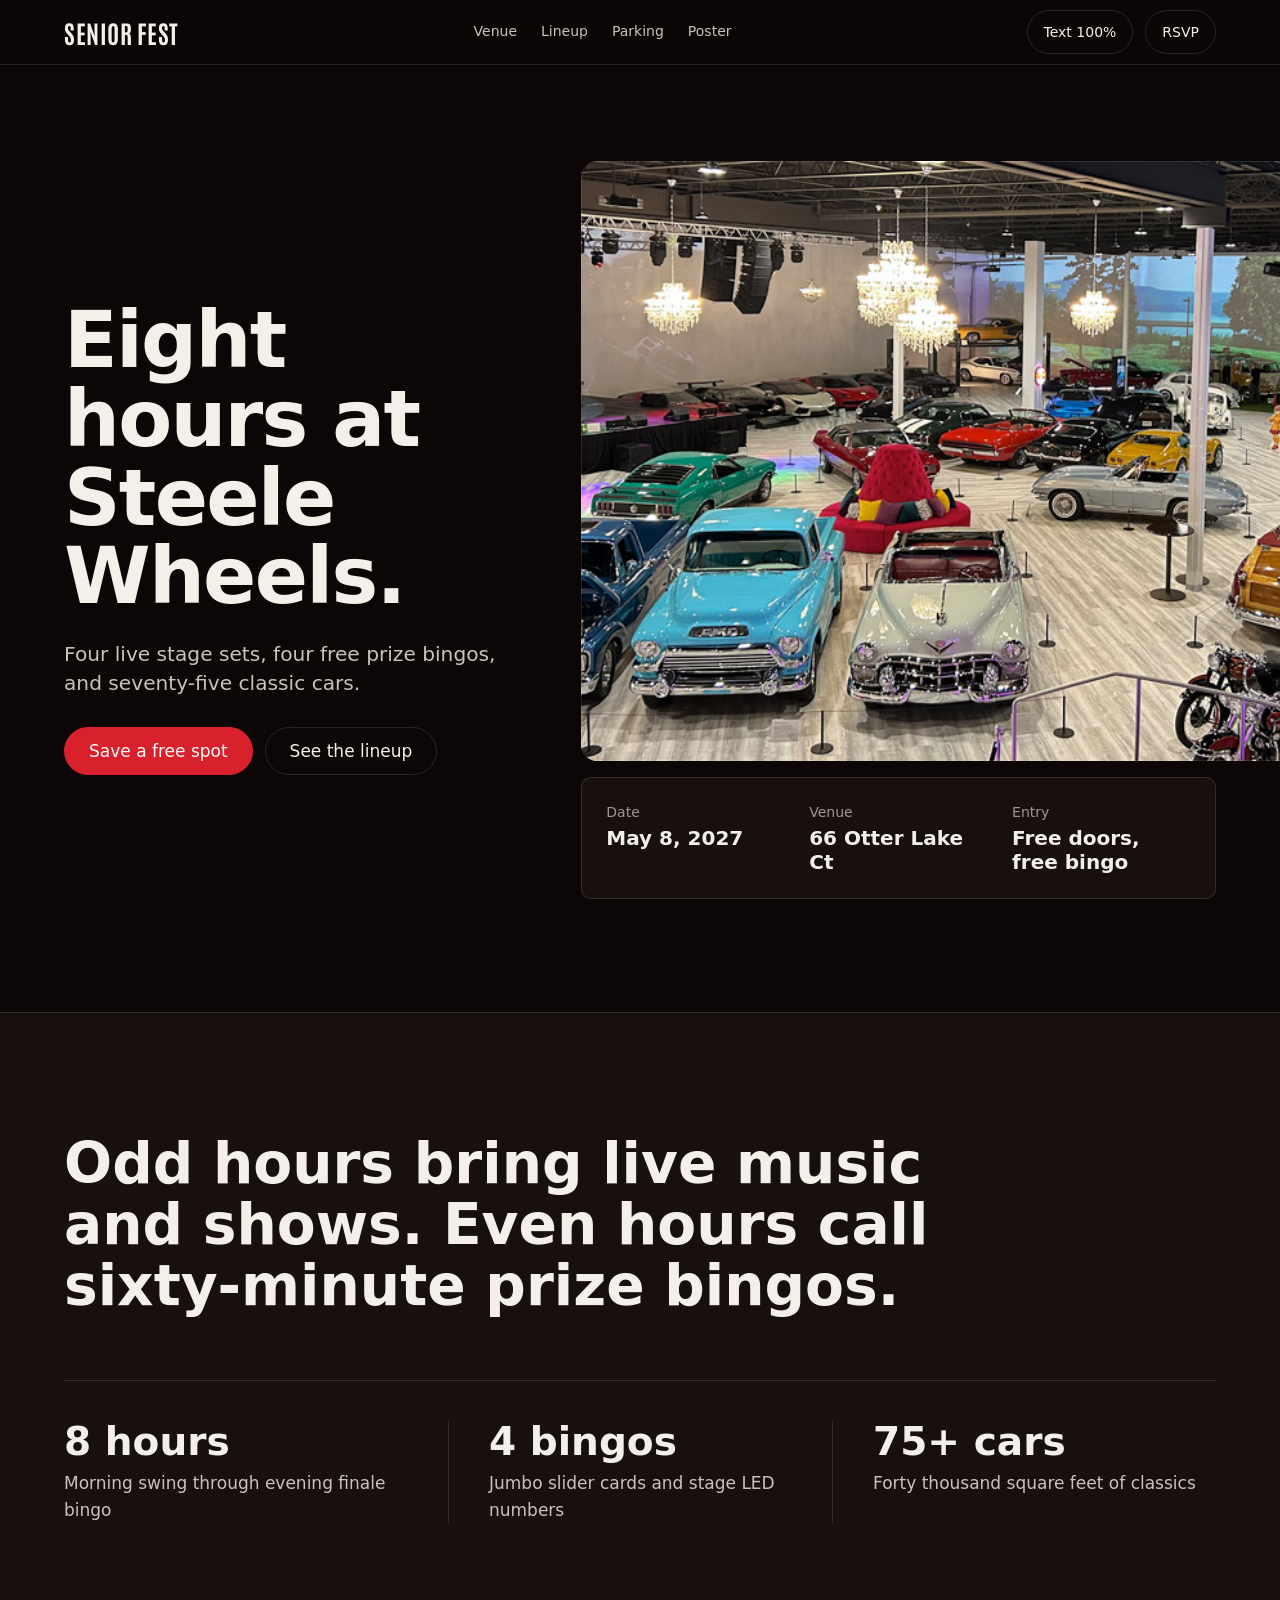
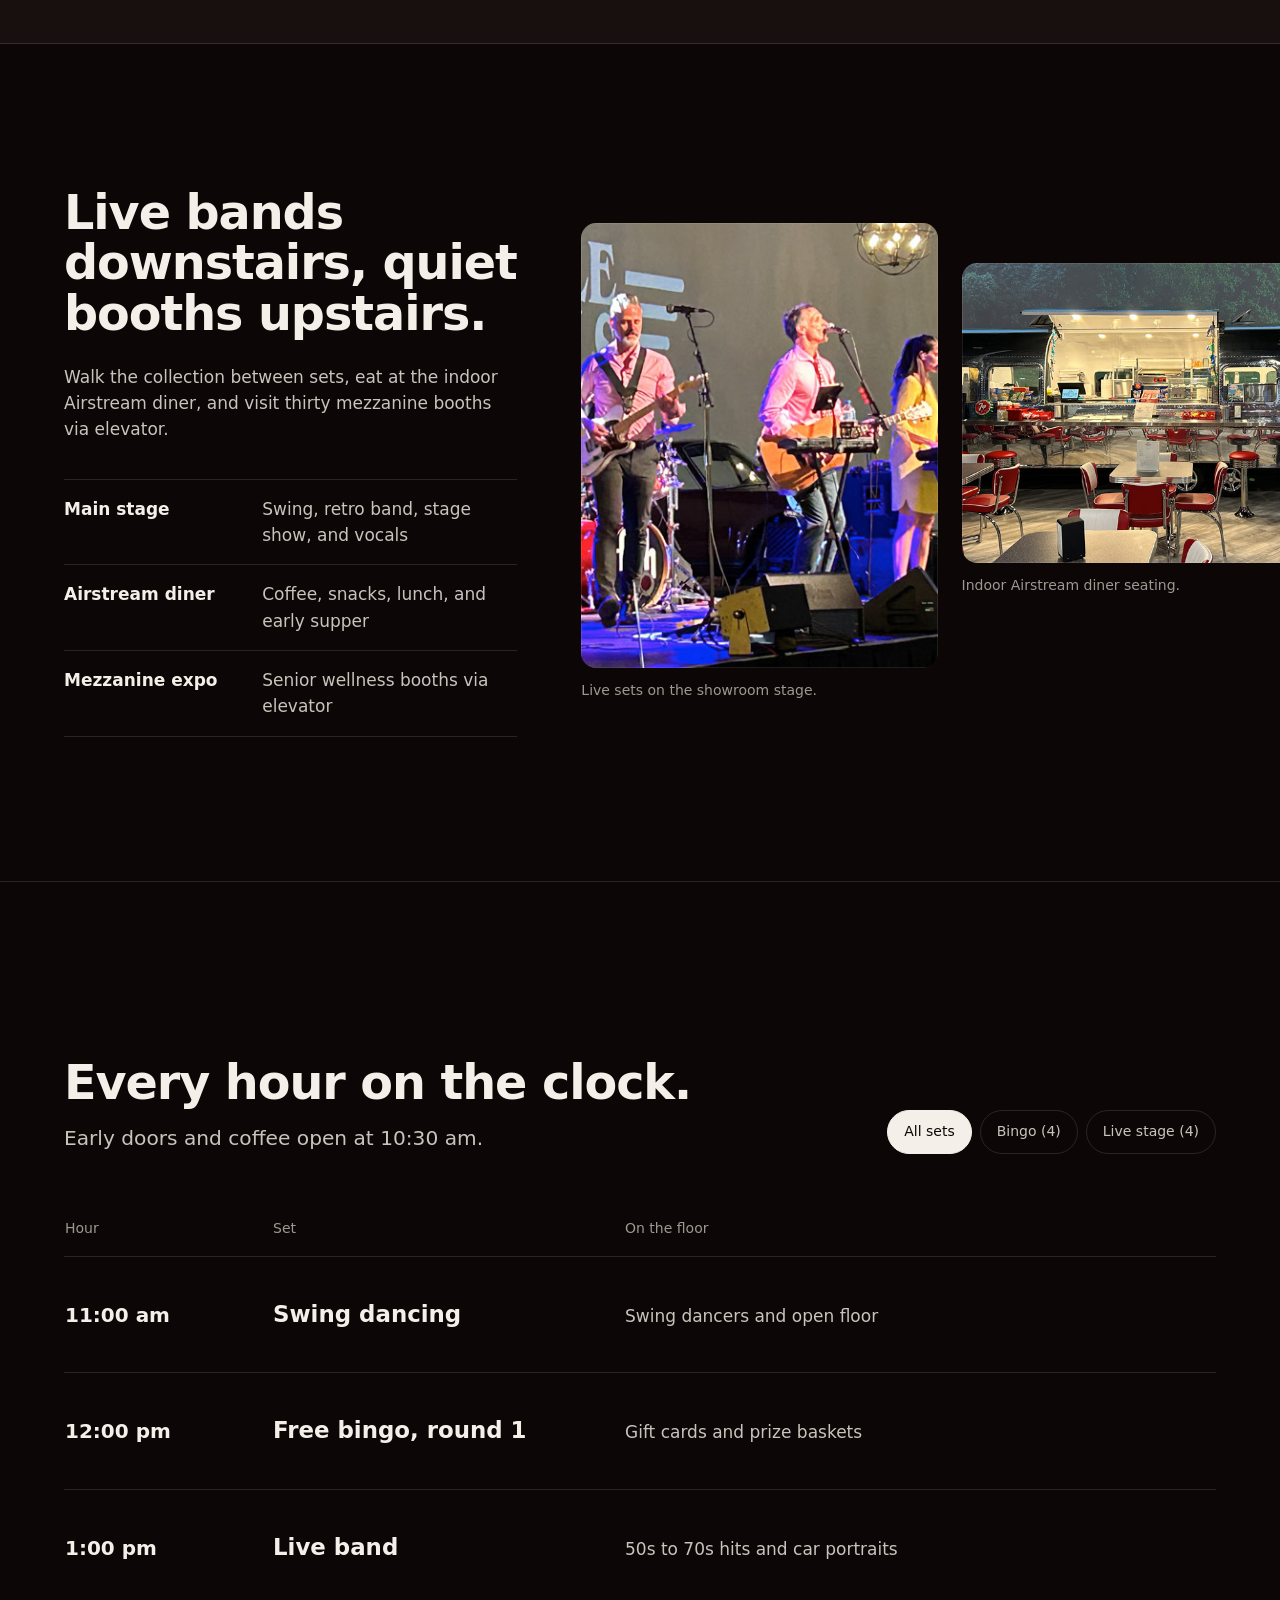
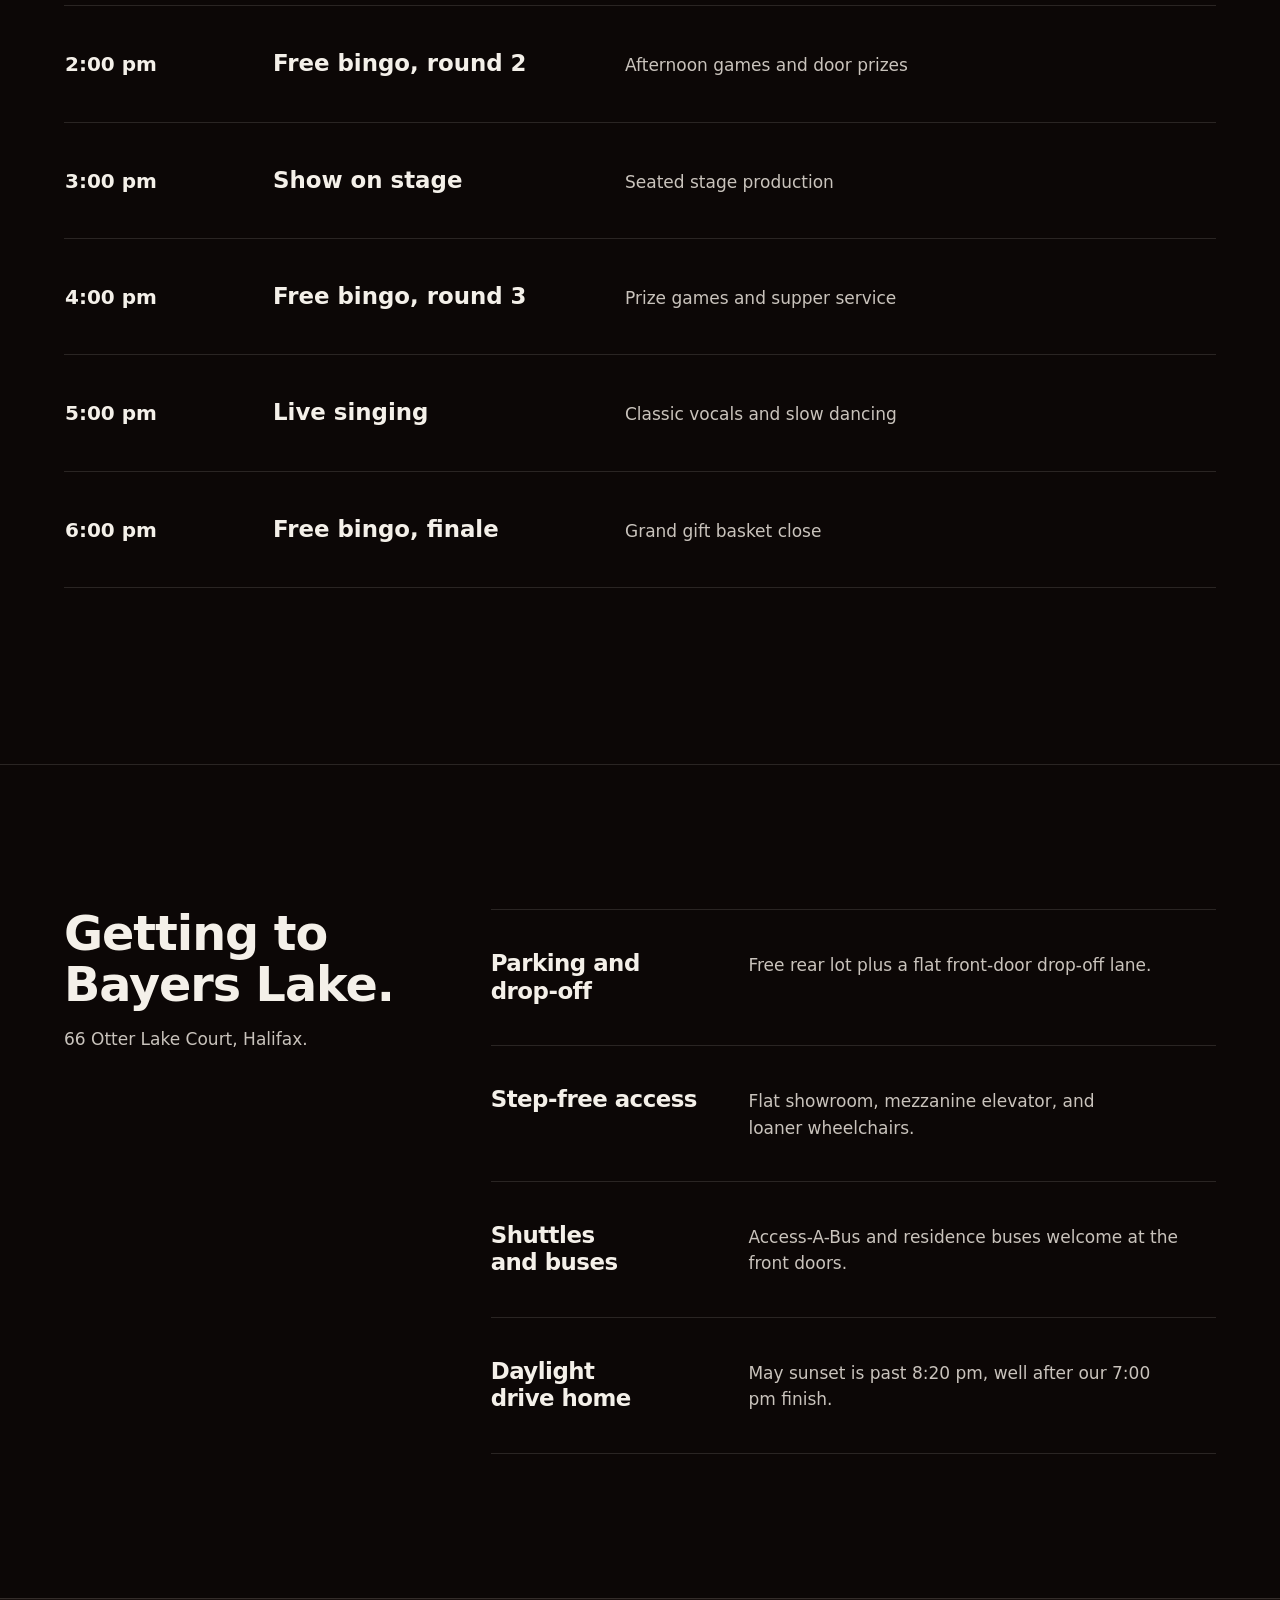
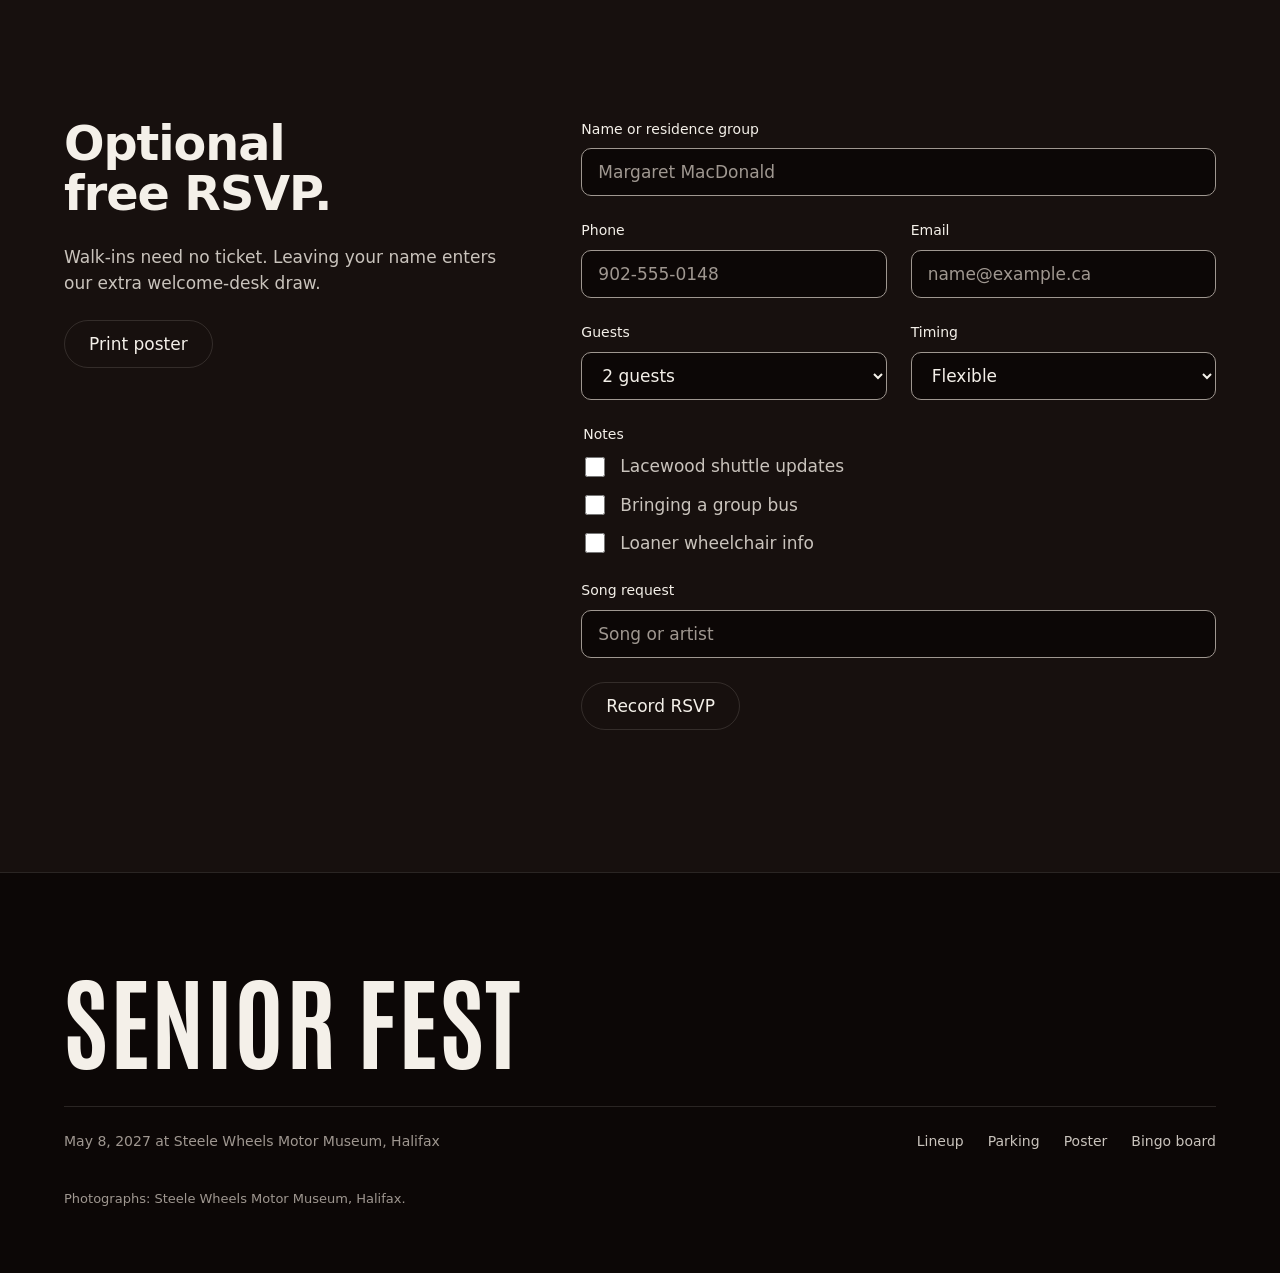
<file: index.html>
<!DOCTYPE html>
<html lang="en" data-scale="normal">
<head>
  <meta charset="UTF-8">
  <meta name="viewport" content="width=device-width, initial-scale=1.0">
  <title>Senior Fest at Steele Wheels, May 8 in Halifax</title>
  <meta name="description" content="Eight hours of live swing dancing, bands, stage shows, and four free prize bingos surrounded by classic cars at Steele Wheels Motor Museum on May 8, 2027.">
  <link rel="canonical" href="https://wajdimasad.github.io/Seniorfestns/">
  <meta property="og:type" content="website">
  <meta property="og:url" content="https://wajdimasad.github.io/Seniorfestns/">
  <meta property="og:title" content="Senior Fest at Steele Wheels, May 8 in Halifax">
  <meta property="og:description" content="Four live stage sets, four free prize bingos, and seventy-five classic cars in Halifax. Free admission.">
  <link rel="preconnect" href="https://api.fontshare.com" crossorigin>
  <link rel="preconnect" href="https://fonts.googleapis.com">
  <link rel="preconnect" href="https://fonts.gstatic.com" crossorigin>
  <link href="https://api.fontshare.com/v2/css?f[]=clash-display@600&f[]=switzer@400,500,600&display=swap" rel="stylesheet">
  <link href="https://fonts.googleapis.com/css2?family=Antonio:wght@700&display=swap" rel="stylesheet">
  <link rel="stylesheet" href="page-v4.css">
</head>
<body>
  <header class="site-header">
    <div class="container nav-row">
      <a href="#top" class="wordmark" aria-label="Senior Fest home">SENIOR FEST</a>

      <nav class="nav-links" aria-label="Page sections">
        <a href="#venue">Venue</a>
        <a href="#schedule">Lineup</a>
        <a href="#visit">Parking</a>
        <a href="flyer.html" target="_blank" rel="noopener">Poster</a>
      </nav>

      <div class="nav-controls">
        <button type="button" class="btn btn--quiet btn--nav" id="scale-toggle">Text 100%</button>
        <a href="#rsvp" class="btn btn--quiet btn--nav">RSVP</a>
      </div>
    </div>
  </header>

  <main id="top">
    <section class="hero">
      <div class="container hero-stage">
        <div class="hero-copy">
          <h1>Eight hours at Steele Wheels.</h1>
          <p class="lead">Four live stage sets, four free prize bingos, and seventy-five classic cars.</p>
          <div class="hero-actions">
            <a href="#rsvp" class="btn">Save a free spot</a>
            <a href="#schedule" class="btn btn--quiet">See the lineup</a>
          </div>
        </div>

        <div class="hero-visual">
          <figure class="hero-photo" data-slot="hero" data-alt="The main showroom floor and concert stage inside Steele Wheels Motor Museum in Halifax">
            <img
              src="images/steele-wheels-showroom.jpg"
              width="828"
              height="466"
              alt="Classic convertibles, crystal chandeliers, and the main stage inside Steele Wheels Motor Museum"
              fetchpriority="high"
            >
          </figure>

          <dl class="bill-plate">
            <div>
              <dt>Date</dt>
              <dd><time datetime="2027-05-08">May 8, 2027</time></dd>
            </div>
            <div>
              <dt>Venue</dt>
              <dd>66 Otter Lake Ct</dd>
            </div>
            <div>
              <dt>Entry</dt>
              <dd>Free doors, free bingo</dd>
            </div>
          </dl>
        </div>
      </div>
    </section>

    <section class="band-figures" aria-label="Festival format">
      <div class="container">
        <p class="statement-line">Odd hours bring live music and shows. Even hours call sixty-minute prize bingos.</p>

        <div class="stats">
          <div>
            <b>8&nbsp;hours</b>
            <span>Morning swing through evening finale bingo</span>
          </div>
          <div>
            <b>4&nbsp;bingos</b>
            <span>Jumbo slider cards and stage LED numbers</span>
          </div>
          <div>
            <b>75+&nbsp;cars</b>
            <span>Forty thousand square feet of classics</span>
          </div>
        </div>
      </div>
    </section>

    <section id="venue" class="section-venue">
      <div class="container venue-split">
        <div class="venue-copy">
          <h2>Live bands downstairs, quiet booths upstairs.</h2>
          <p>
            Walk the collection between sets, eat at the indoor Airstream diner, and visit thirty mezzanine booths via elevator.
          </p>

          <dl class="venue-facts">
            <div>
              <dt>Main stage</dt>
              <dd>Swing, retro band, stage show, and vocals</dd>
            </div>
            <div>
              <dt>Airstream diner</dt>
              <dd>Coffee, snacks, lunch, and early supper</dd>
            </div>
            <div>
              <dt>Mezzanine expo</dt>
              <dd>Senior wellness booths via elevator</dd>
            </div>
          </dl>
        </div>

        <div class="venue-gallery">
          <figure class="venue-figure">
            <div class="photo-slot photo-slot--tall" data-slot="stage" data-alt="A live band performing on the Steele Wheels Motor Museum stage in Halifax">
              <img
                src="images/steele-wheels-stage-band.jpg"
                width="828"
                height="466"
                alt="Musicians performing live on the main stage inside Steele Wheels Motor Museum"
                loading="lazy"
              >
            </div>
            <figcaption class="caption">Live sets on the showroom stage.</figcaption>
          </figure>

          <figure class="venue-figure">
            <div class="photo-slot" data-slot="airstream" data-alt="The polished silver Airstream diner inside Steele Wheels Motor Museum">
              <img
                src="images/steele-wheels-airstream.jpg"
                width="828"
                height="466"
                alt="Polished silver Airstream trailer café with red and white diner tables inside Steele Wheels"
                loading="lazy"
              >
            </div>
            <figcaption class="caption">Indoor Airstream diner seating.</figcaption>
          </figure>
        </div>
      </div>
    </section>

    <section id="schedule" class="section-schedule">
      <div class="container">
        <div class="schedule-head">
          <div class="schedule-head-copy">
            <h2>Every hour on the clock.</h2>
            <p class="lead">Early doors and coffee open at 10:30 am.</p>
          </div>

          <fieldset class="seg">
            <legend class="visually-hidden">Filter schedule</legend>
            <input type="radio" name="bill-filter" id="bf-all" value="all" checked>
            <label for="bf-all">All sets</label>
            <input type="radio" name="bill-filter" id="bf-bingo" value="bingo">
            <label for="bf-bingo">Bingo (4)</label>
            <input type="radio" name="bill-filter" id="bf-stage" value="stage">
            <label for="bf-stage">Live stage (4)</label>
          </fieldset>
        </div>

        <table class="bill-table">
          <thead>
            <tr>
              <th scope="col">Hour</th>
              <th scope="col">Set</th>
              <th scope="col">On the floor</th>
            </tr>
          </thead>
          <tbody id="bill-rows">
            <tr data-kind="stage">
              <td class="bill-time">11:00 am</td>
              <td class="bill-act">Swing dancing</td>
              <td class="bill-note">Swing dancers and open floor</td>
            </tr>
            <tr data-kind="bingo">
              <td class="bill-time">12:00 pm</td>
              <td class="bill-act">Free bingo, round 1</td>
              <td class="bill-note">Gift cards and prize baskets</td>
            </tr>
            <tr data-kind="stage">
              <td class="bill-time">1:00 pm</td>
              <td class="bill-act">Live band</td>
              <td class="bill-note">50s to 70s hits and car portraits</td>
            </tr>
            <tr data-kind="bingo">
              <td class="bill-time">2:00 pm</td>
              <td class="bill-act">Free bingo, round 2</td>
              <td class="bill-note">Afternoon games and door prizes</td>
            </tr>
            <tr data-kind="stage">
              <td class="bill-time">3:00 pm</td>
              <td class="bill-act">Show on stage</td>
              <td class="bill-note">Seated stage production</td>
            </tr>
            <tr data-kind="bingo">
              <td class="bill-time">4:00 pm</td>
              <td class="bill-act">Free bingo, round 3</td>
              <td class="bill-note">Prize games and supper service</td>
            </tr>
            <tr data-kind="stage">
              <td class="bill-time">5:00 pm</td>
              <td class="bill-act">Live singing</td>
              <td class="bill-note">Classic vocals and slow dancing</td>
            </tr>
            <tr data-kind="bingo">
              <td class="bill-time">6:00 pm</td>
              <td class="bill-act">Free bingo, finale</td>
              <td class="bill-note">Grand gift basket close</td>
            </tr>
          </tbody>
        </table>
      </div>
    </section>

    <section id="visit" class="section-visit">
      <div class="container visit-layout">
        <div class="visit-intro">
          <h2>Getting to Bayers Lake.</h2>
          <p>66 Otter Lake Court, Halifax.</p>
        </div>

        <div class="visit-rows">
          <div class="visit-row">
            <h3>Parking and drop-off</h3>
            <p>Free rear lot plus a flat front-door drop-off lane.</p>
          </div>
          <div class="visit-row">
            <h3>Step-free access</h3>
            <p>Flat showroom, mezzanine elevator, and loaner wheelchairs.</p>
          </div>
          <div class="visit-row">
            <h3>Shuttles and buses</h3>
            <p>Access-A-Bus and residence buses welcome at the front doors.</p>
          </div>
          <div class="visit-row">
            <h3>Daylight drive home</h3>
            <p>May sunset is past 8:20 pm, well after our 7:00 pm finish.</p>
          </div>
        </div>
      </div>
    </section>

    <section id="rsvp" class="band-rsvp">
      <div class="container rsvp-split">
        <div class="rsvp-intro">
          <h2>Optional free RSVP.</h2>
          <p>
            Walk-ins need no ticket. Leaving your name enters our extra welcome-desk draw.
          </p>
          <div>
            <a href="flyer.html" target="_blank" rel="noopener" class="btn btn--quiet">Print poster</a>
          </div>
        </div>

        <form class="rsvp-form" data-endpoint="" novalidate>
          <div class="field">
            <label for="guest-name">Name or residence group</label>
            <input id="guest-name" name="name" type="text" autocomplete="name" required placeholder="Margaret MacDonald">
          </div>

          <div class="field-pair">
            <div class="field">
              <label for="guest-phone">Phone</label>
              <input id="guest-phone" name="phone" type="tel" inputmode="tel" autocomplete="tel" placeholder="902-555-0148">
            </div>
            <div class="field">
              <label for="guest-email">Email</label>
              <input id="guest-email" name="email" type="email" inputmode="email" autocomplete="email" placeholder="name@example.ca">
            </div>
          </div>

          <div class="field-pair">
            <div class="field">
              <label for="guest-count">Guests</label>
              <select id="guest-count" name="guests">
                <option value="1">1 guest</option>
                <option value="2" selected>2 guests</option>
                <option value="3">3 guests</option>
                <option value="4">4 guests</option>
                <option value="5-9">5 to 9 guests</option>
                <option value="10+">Bus group (10+)</option>
              </select>
            </div>
            <div class="field">
              <label for="guest-wave">Timing</label>
              <select id="guest-wave" name="wave">
                <option value="daytime">Daytime sets</option>
                <option value="afternoon">Afternoon and finale</option>
                <option value="flexible" selected>Flexible</option>
              </select>
            </div>
          </div>

          <fieldset class="check-fieldset">
            <legend>Notes</legend>
            <label class="check-line">
              <input type="checkbox" name="shuttle" value="yes">
              <span>Lacewood shuttle updates</span>
            </label>
            <label class="check-line">
              <input type="checkbox" name="bus" value="yes">
              <span>Bringing a group bus</span>
            </label>
            <label class="check-line">
              <input type="checkbox" name="wheelchair" value="yes">
              <span>Loaner wheelchair info</span>
            </label>
          </fieldset>

          <div class="field">
            <label for="guest-song">Song request</label>
            <input id="guest-song" name="song" type="text" placeholder="Song or artist">
          </div>

          <div>
            <button type="submit" class="btn btn--quiet">Record RSVP</button>
            <p class="form-status" id="rsvp-status" aria-live="polite"></p>
          </div>
        </form>
      </div>
    </section>
  </main>

  <footer class="site-footer">
    <div class="container">
      <div class="footer-mast" aria-hidden="true">SENIOR FEST</div>
      <div class="footer-bottom">
        <span>May 8, 2027 at Steele Wheels Motor Museum, Halifax</span>
        <div class="footer-links">
          <a href="#schedule">Lineup</a>
          <a href="#visit">Parking</a>
          <a href="flyer.html" target="_blank" rel="noopener">Poster</a>
          <a href="bingo-caller.html" target="_blank" rel="noopener">Bingo board</a>
        </div>
        <p class="credits-line" data-credits>Photographs: Steele Wheels Motor Museum, Halifax.</p>
      </div>
    </div>
  </footer>

  <script>
    window.hallmarkSlots = (m) => {
      for (const [k, v] of Object.entries(m)) {
        const s = document.querySelector(`[data-slot="${k}"]`);
        if (!s) continue;
        const im = new Image();
        im.src = typeof v === "string" ? v : v.src;
        im.alt = (typeof v === "object" && v.alt) || s.dataset.alt || "";
        s.querySelectorAll(":scope > img").forEach((o) => o.remove());
        s.prepend(im);
      }
    };
    document.querySelectorAll("[data-slot] img").forEach((i) => {
      if (i.complete && !i.naturalWidth) i.remove();
      else i.addEventListener("error", () => i.remove(), { once: true });
    });
  </script>
  <script src="app-v4.js"></script>
</body>
</html>
</file>
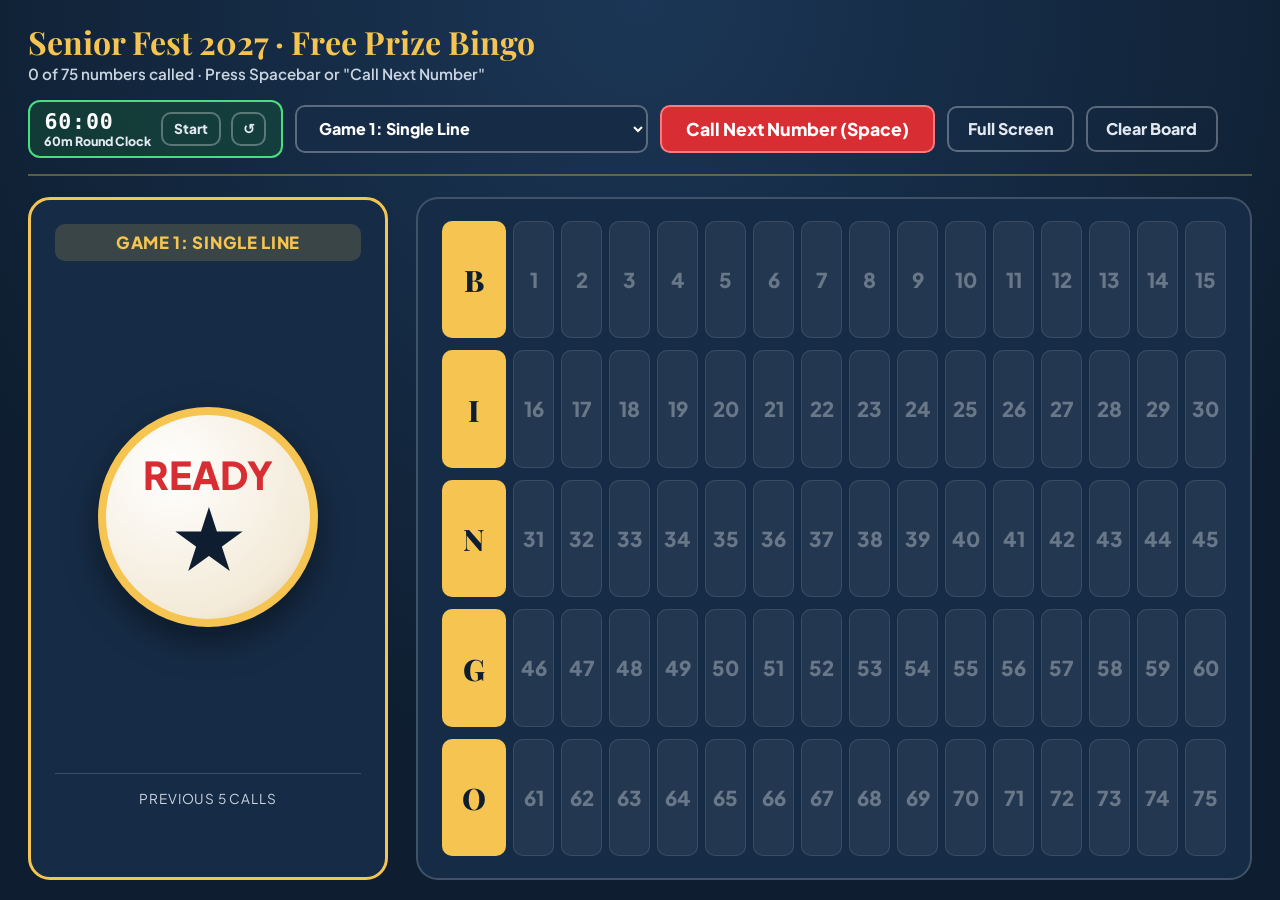
<file: bingo-caller.html>
<!DOCTYPE html>
<html lang="en">
<head>
  <meta charset="UTF-8" />
  <meta name="viewport" content="width=device-width, initial-scale=1.0" />
  <title>Stage LED Bingo Caller — Senior Fest 2027</title>
  <link rel="preconnect" href="https://fonts.googleapis.com" />
  <link rel="preconnect" href="https://fonts.gstatic.com" crossorigin />
  <link href="https://fonts.googleapis.com/css2?family=Playfair+Display:wght@800&family=Plus+Jakarta+Sans:wght@600;700;800&display=swap" rel="stylesheet" />
  <style>
    :root {
      --navy: #0e1e30;
      --navy-card: #162c46;
      --gold: #f5c451;
      --crimson: #d92d34;
      --ivory: #faf6f0;
    }

    * {
      box-sizing: border-box;
    }

    body {
      margin: 0;
      min-height: 100vh;
      background: radial-gradient(circle at top, #1b3656 0%, var(--navy) 70%);
      color: #ffffff;
      font-family: 'Plus Jakarta Sans', -apple-system, BlinkMacSystemFont, 'Segoe UI', sans-serif;
      display: flex;
      flex-direction: column;
      padding: 1.25rem 1.75rem;
    }

    header {
      display: flex;
      flex-wrap: wrap;
      justify-content: space-between;
      align-items: center;
      gap: 1rem;
      padding-bottom: 1rem;
      border-bottom: 2px solid rgba(245, 196, 81, 0.35);
    }

    .title-group h1 {
      font-family: 'Playfair Display', Georgia, serif;
      margin: 0;
      font-size: clamp(1.5rem, 2.5vw, 2.2rem);
      color: var(--gold);
    }

    .title-group span {
      font-size: 0.95rem;
      color: #cbd5e1;
      font-weight: 600;
    }

    .controls {
      display: flex;
      flex-wrap: wrap;
      align-items: center;
      gap: 0.75rem;
    }

    select,
    button {
      font-family: inherit;
      font-size: 1rem;
      font-weight: 800;
      border-radius: 10px;
      padding: 0.65rem 1.15rem;
      cursor: pointer;
    }

    select {
      background: var(--navy-card);
      color: #ffffff;
      border: 2px solid rgba(255, 255, 255, 0.3);
    }

    .btn-draw {
      background: var(--crimson);
      color: #ffffff;
      border: 2px solid #ff7a7f;
      font-size: 1.1rem;
      padding: 0.7rem 1.5rem;
    }

    .btn-draw:hover {
      background: #b82026;
    }

    .btn-outline {
      background: transparent;
      color: #e2e8f0;
      border: 2px solid rgba(255, 255, 255, 0.3);
    }

    .shot-clock-box {
      display: inline-flex;
      align-items: center;
      gap: 0.6rem;
      background: rgba(22, 101, 52, 0.35);
      border: 2px solid #4ade80;
      color: #ffffff;
      border-radius: 12px;
      padding: 0.45rem 0.9rem;
      font-weight: 800;
    }

    .shot-clock-box[data-state="warn"] {
      background: rgba(180, 83, 9, 0.45);
      border-color: var(--gold);
    }

    .shot-clock-box[data-state="urgent"] {
      background: rgba(185, 28, 28, 0.65);
      border-color: #fca5a5;
    }

    .shot-clock-time {
      font-family: monospace;
      font-size: 1.35rem;
      letter-spacing: 0.04em;
    }

    .shot-clock-note {
      font-size: 0.78rem;
      color: #e2e8f0;
      display: block;
      line-height: 1.15;
    }

    .stage-grid {
      flex: 1;
      display: grid;
      grid-template-columns: 360px 1fr;
      gap: 1.75rem;
      margin-top: 1.35rem;
      align-items: stretch;
    }

    .current-call-panel {
      background: var(--navy-card);
      border: 3px solid var(--gold);
      border-radius: 22px;
      padding: 1.5rem;
      display: flex;
      flex-direction: column;
      justify-content: space-between;
      text-align: center;
    }

    .pattern-banner {
      background: rgba(245, 196, 81, 0.16);
      color: var(--gold);
      padding: 0.5rem 0.75rem;
      border-radius: 10px;
      font-weight: 800;
      font-size: 1.05rem;
      text-transform: uppercase;
      letter-spacing: 0.04em;
    }

    .big-ball {
      width: 220px;
      height: 220px;
      margin: 1.25rem auto;
      border-radius: 50%;
      background: radial-gradient(circle at 32% 28%, #ffffff, #f3ead8 72%, #d8c7a8 100%);
      color: var(--navy);
      border: 8px solid var(--gold);
      display: flex;
      flex-direction: column;
      align-items: center;
      justify-content: center;
      box-shadow: 0 14px 36px rgba(0, 0, 0, 0.45);
    }

    .ball-letter {
      font-size: 2.4rem;
      font-weight: 800;
      color: var(--crimson);
      line-height: 1;
    }

    .ball-number {
      font-size: 5.2rem;
      font-weight: 800;
      line-height: 1;
      letter-spacing: -0.03em;
    }

    .recent-strip {
      border-top: 1px solid rgba(255, 255, 255, 0.16);
      padding-top: 1rem;
    }

    .recent-label {
      font-size: 0.85rem;
      text-transform: uppercase;
      letter-spacing: 0.06em;
      color: #cbd5e1;
      margin-bottom: 0.5rem;
    }

    .recent-pills {
      display: flex;
      justify-content: center;
      gap: 0.45rem;
      flex-wrap: wrap;
      min-height: 38px;
    }

    .recent-pill {
      background: rgba(255, 255, 255, 0.14);
      padding: 0.3rem 0.65rem;
      border-radius: 999px;
      font-weight: 800;
      font-size: 0.95rem;
    }

    /* 75-Number Master Board */
    .master-board {
      background: var(--navy-card);
      border: 2px solid rgba(255, 255, 255, 0.18);
      border-radius: 22px;
      padding: 1.35rem 1.5rem;
      display: grid;
      grid-template-rows: repeat(5, 1fr);
      gap: 0.75rem;
    }

    .bingo-row {
      display: grid;
      grid-template-columns: 64px repeat(15, 1fr);
      gap: 0.45rem;
      align-items: center;
    }

    .row-letter {
      background: var(--gold);
      color: var(--navy);
      font-family: 'Playfair Display', Georgia, serif;
      font-size: 1.85rem;
      font-weight: 800;
      height: 100%;
      min-height: 52px;
      border-radius: 10px;
      display: grid;
      place-items: center;
    }

    .num-cell {
      background: rgba(255, 255, 255, 0.06);
      color: rgba(255, 255, 255, 0.32);
      border: 1.5px solid rgba(255, 255, 255, 0.1);
      border-radius: 10px;
      height: 100%;
      min-height: 52px;
      display: grid;
      place-items: center;
      font-size: clamp(1.05rem, 1.6vw, 1.55rem);
      font-weight: 800;
      transition: transform 0.2s ease, background-color 0.2s ease;
    }

    .num-cell.called {
      background: #ffffff;
      color: var(--navy);
      border-color: var(--gold);
    }

    .num-cell.latest {
      background: var(--crimson);
      color: #ffffff;
      border-color: var(--gold);
      transform: scale(1.08);
      box-shadow: 0 0 18px rgba(245, 196, 81, 0.65);
    }

    @media (max-width: 1024px) {
      .stage-grid {
        grid-template-columns: 1fr;
      }
      .bingo-row {
        grid-template-columns: 44px repeat(15, 1fr);
        gap: 0.25rem;
      }
    }
  </style>
</head>
<body>
  <header>
    <div class="title-group">
      <h1>Senior Fest 2027 · Free Prize Bingo</h1>
      <span id="call-counter">0 of 75 numbers called · Press Spacebar or "Call Next Number"</span>
    </div>

    <div class="controls">
      <div class="shot-clock-box" id="shot-clock-box" data-state="ok" title="Strict 60-Minute Round Clock (54m Play + 6m Stage Reset)">
        <div>
          <span class="shot-clock-time" id="shot-clock-time">60:00</span>
          <span class="shot-clock-note" id="shot-clock-note">60m Round Clock</span>
        </div>
        <button type="button" class="btn-outline" id="timer-toggle-btn" style="padding: 0.4rem 0.7rem; font-size: 0.85rem;">Start</button>
        <button type="button" class="btn-outline" id="timer-reset-btn" style="padding: 0.4rem 0.6rem; font-size: 0.85rem;" title="Reset 60-Minute Round Clock">↺</button>
      </div>

      <label for="pattern-select" style="position:absolute;left:-9999px;">Target Pattern</label>
      <select id="pattern-select" aria-label="Winning pattern for this game">
        <option value="Game 1: Single Line">Game 1: Single Line</option>
        <option value="Game 2: Four Corners / X">Game 2: Four Corners / X</option>
        <option value="Game 3: Picture Frame (Keep Cards!)">Game 3: Picture Frame (Keep Cards!)</option>
        <option value="Game 4: Progressive Full Card!">Game 4: Progressive Full Card!</option>
        <option value="Double Line">Bonus: Double Line</option>
        <option value="Letter 'S' for Senior Fest">Bonus: Letter "S"</option>
      </select>
      <button type="button" class="btn-draw" id="draw-btn">Call Next Number (Space)</button>
      <button type="button" class="btn-outline" id="fullscreen-btn">Full Screen</button>
      <button type="button" class="btn-outline" id="reset-btn">Clear Board</button>
    </div>
  </header>

  <main class="stage-grid">
    <section class="current-call-panel" aria-live="polite">
      <div class="pattern-banner" id="pattern-banner">Game Pattern: Single Line</div>

      <div class="big-ball" id="big-ball">
        <span class="ball-letter" id="ball-letter">READY</span>
        <span class="ball-number" id="ball-number">★</span>
      </div>

      <div class="recent-strip">
        <div class="recent-label">Previous 5 Calls</div>
        <div class="recent-pills" id="recent-pills"></div>
      </div>
    </section>

    <section class="master-board" id="master-board" aria-label="Master 1 to 75 Bingo Board"></section>
  </main>

  <script>
    const LETTERS = [
      { letter: "B", start: 1, end: 15 },
      { letter: "I", start: 16, end: 30 },
      { letter: "N", start: 31, end: 45 },
      { letter: "G", start: 46, end: 60 },
      { letter: "O", start: 61, end: 75 }
    ];

    let pool = [];
    let history = [];

    const boardEl = document.getElementById("master-board");
    const ballLetterEl = document.getElementById("ball-letter");
    const ballNumberEl = document.getElementById("ball-number");
    const recentPillsEl = document.getElementById("recent-pills");
    const counterEl = document.getElementById("call-counter");
    const patternSelect = document.getElementById("pattern-select");
    const patternBanner = document.getElementById("pattern-banner");

    function buildBoard() {
      boardEl.innerHTML = "";
      LETTERS.forEach(({ letter, start, end }) => {
        const row = document.createElement("div");
        row.className = "bingo-row";
        const head = document.createElement("div");
        head.className = "row-letter";
        head.textContent = letter;
        row.appendChild(head);

        for (let n = start; n <= end; n++) {
          const cell = document.createElement("div");
          cell.className = "num-cell";
          cell.id = `cell-${n}`;
          cell.textContent = n;
          cell.title = "Click to toggle manually if using a physical Bingo cage";
          cell.style.cursor = "pointer";
          cell.addEventListener("click", () => toggleManualNumber(n));
          row.appendChild(cell);
        }
        boardEl.appendChild(row);
      });
    }

    function getLetter(n) {
      if (n <= 15) return "B";
      if (n <= 30) return "I";
      if (n <= 45) return "N";
      if (n <= 60) return "G";
      return "O";
    }

    function resetGame() {
      pool = Array.from({ length: 75 }, (_, i) => i + 1);
      history = [];
      ballLetterEl.textContent = "READY";
      ballNumberEl.textContent = "★";
      recentPillsEl.innerHTML = "";
      counterEl.textContent = "0 of 75 numbers called · Press Spacebar or \"Call Next Number\"";
      document.querySelectorAll(".num-cell").forEach((c) => {
        c.classList.remove("called", "latest");
      });
    }

    function drawNext() {
      if (!pool.length) return;
      const idx = Math.floor(Math.random() * pool.length);
      const num = pool.splice(idx, 1)[0];
      const letter = getLetter(num);
      const label = `${letter}-${num}`;

      document.querySelectorAll(".num-cell.latest").forEach((c) => c.classList.remove("latest"));
      const cell = document.getElementById(`cell-${num}`);
      if (cell) cell.classList.add("called", "latest");

      ballLetterEl.textContent = letter;
      ballNumberEl.textContent = num;

      const prevFive = history.slice(-5).reverse();
      recentPillsEl.innerHTML = prevFive.map((item) => `<span class="recent-pill">${item}</span>`).join("");

      history.push(label);
      counterEl.textContent = `${history.length} of 75 numbers called`;
    }

    function toggleManualNumber(num) {
      const letter = getLetter(num);
      const label = `${letter}-${num}`;
      const cell = document.getElementById(`cell-${num}`);
      if (!cell) return;

      if (cell.classList.contains("called")) {
        cell.classList.remove("called", "latest");
        history = history.filter((item) => item !== label);
        if (!pool.includes(num)) pool.push(num);
      } else {
        pool = pool.filter((n) => n !== num);
        document.querySelectorAll(".num-cell.latest").forEach((c) => c.classList.remove("latest"));
        cell.classList.add("called", "latest");
        ballLetterEl.textContent = letter;
        ballNumberEl.textContent = num;
        const prevFive = history.slice(-5).reverse();
        recentPillsEl.innerHTML = prevFive.map((item) => `<span class="recent-pill">${item}</span>`).join("");
        history.push(label);
      }
      counterEl.textContent = `${history.length} of 75 numbers called`;
    }

    patternSelect.addEventListener("change", () => {
      patternBanner.textContent = patternSelect.options[patternSelect.selectedIndex].text;
    });

    document.getElementById("draw-btn").addEventListener("click", drawNext);

    document.getElementById("reset-btn").addEventListener("click", () => {
      if (!history.length || confirm("Start a fresh Bingo game and clear the board?")) {
        resetGame();
      }
    });

    document.getElementById("fullscreen-btn").addEventListener("click", () => {
      if (!document.fullscreenElement) {
        document.documentElement.requestFullscreen().catch(() => {});
      } else {
        document.exitFullscreen().catch(() => {});
      }
    });

    document.addEventListener("keydown", (e) => {
      if (e.code === "Space" && document.activeElement.tagName !== "SELECT") {
        e.preventDefault();
        drawNext();
      }
    });

    /* Strict 60-Minute Round Shot Clock (54m play + 6m stage changeover) */
    let roundSecondsLeft = 60 * 60;
    let roundInterval = null;
    const clockBox = document.getElementById("shot-clock-box");
    const clockTimeEl = document.getElementById("shot-clock-time");
    const clockNoteEl = document.getElementById("shot-clock-note");
    const timerToggleBtn = document.getElementById("timer-toggle-btn");
    const timerResetBtn = document.getElementById("timer-reset-btn");

    function renderShotClock() {
      const mins = Math.floor(roundSecondsLeft / 60);
      const secs = roundSecondsLeft % 60;
      clockTimeEl.textContent = `${String(mins).padStart(2, "0")}:${String(secs).padStart(2, "0")}`;

      if (roundSecondsLeft <= 6 * 60) {
        clockBox.dataset.state = "urgent";
        clockNoteEl.textContent = roundSecondsLeft === 0 ? "Time Up · Stage Reset!" : "Wrap Up · Stage Reset!";
      } else if (roundSecondsLeft <= 18 * 60) {
        clockBox.dataset.state = "warn";
        clockNoteEl.textContent = "Progressive Game 4!";
      } else {
        clockBox.dataset.state = "ok";
        clockNoteEl.textContent = "On Pace (Games 1–3)";
      }
    }

    timerToggleBtn.addEventListener("click", () => {
      if (roundInterval) {
        clearInterval(roundInterval);
        roundInterval = null;
        timerToggleBtn.textContent = "Resume";
      } else {
        timerToggleBtn.textContent = "Pause";
        renderShotClock();
        roundInterval = setInterval(() => {
          if (roundSecondsLeft > 0) {
            roundSecondsLeft--;
            renderShotClock();
          } else {
            clearInterval(roundInterval);
            roundInterval = null;
            timerToggleBtn.textContent = "Done";
          }
        }, 1000);
      }
    });

    timerResetBtn.addEventListener("click", () => {
      if (roundInterval) {
        clearInterval(roundInterval);
        roundInterval = null;
      }
      roundSecondsLeft = 60 * 60;
      timerToggleBtn.textContent = "Start";
      clockBox.dataset.state = "ok";
      clockTimeEl.textContent = "60:00";
      clockNoteEl.textContent = "60m Round Clock";
    });

    buildBoard();
    resetGame();
    patternBanner.textContent = patternSelect.options[patternSelect.selectedIndex].text;
  </script>
</body>
</html>
</file>
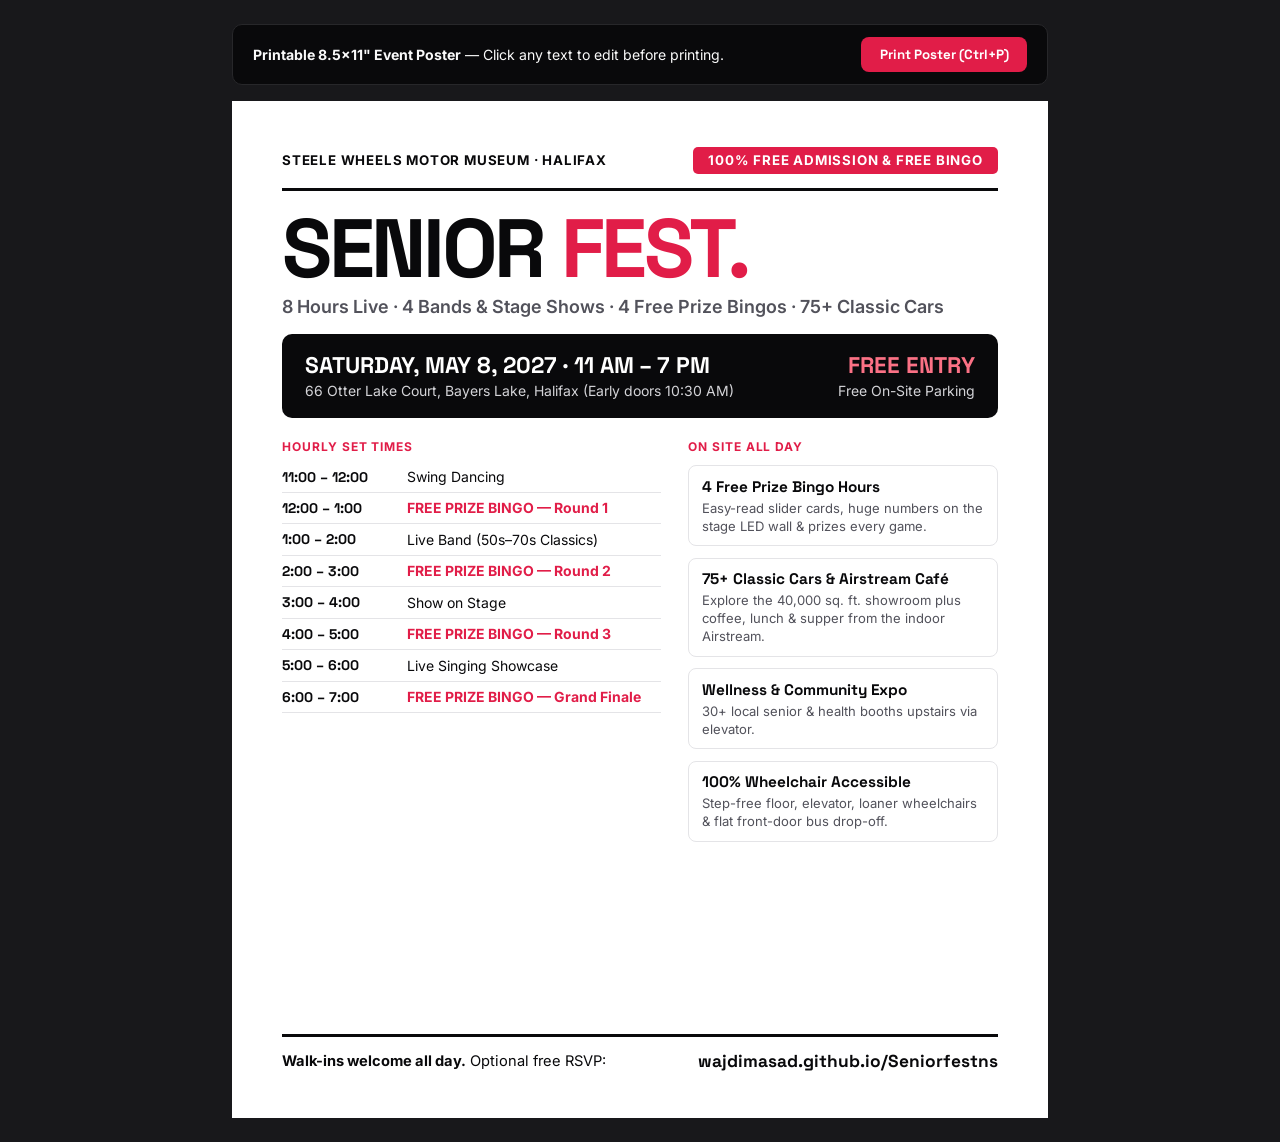
<file: flyer.html>
<!DOCTYPE html>
<html lang="en">
<head>
  <meta charset="UTF-8" />
  <meta name="viewport" content="width=device-width, initial-scale=1.0" />
  <title>SENIOR FEST 2027 — Printable Poster</title>
  <link rel="preconnect" href="https://fonts.googleapis.com" />
  <link rel="preconnect" href="https://fonts.gstatic.com" crossorigin />
  <link href="https://fonts.googleapis.com/css2?family=Inter:wght@400;500;600;700&family=Space+Grotesk:wght@700&display=swap" rel="stylesheet" />
  <style>
    :root {
      --black: #09090b;
      --muted: #52525b;
      --red: #e11d48;
      --border: #e4e4e7;
    }

    * {
      box-sizing: border-box;
    }

    body {
      margin: 0;
      padding: 1.5rem;
      background: #18181b;
      font-family: 'Inter', -apple-system, BlinkMacSystemFont, sans-serif;
      color: var(--black);
      -webkit-font-smoothing: antialiased;
    }

    .toolbar {
      max-width: 8.5in;
      margin: 0 auto 1rem;
      display: flex;
      justify-content: space-between;
      align-items: center;
      background: #09090b;
      border: 1px solid #27272a;
      color: #fafafa;
      padding: 0.75rem 1.25rem;
      border-radius: 10px;
      font-size: 0.88rem;
    }

    .print-btn {
      background: var(--red);
      color: #ffffff;
      border: none;
      padding: 0.55rem 1.15rem;
      border-radius: 8px;
      font-family: 'Space Grotesk', sans-serif;
      font-weight: 700;
      cursor: pointer;
    }

    .sheet {
      width: 8.5in;
      min-height: 10.6in;
      margin: 0 auto;
      background: #ffffff;
      padding: 0.48in 0.52in;
      display: flex;
      flex-direction: column;
      justify-content: space-between;
    }

    .top-strip {
      display: flex;
      justify-content: space-between;
      align-items: center;
      border-bottom: 3px solid var(--black);
      padding-bottom: 0.14in;
      font-size: 10pt;
      font-weight: 700;
      text-transform: uppercase;
      letter-spacing: 0.06em;
    }

    .badge-red {
      background: var(--red);
      color: #ffffff;
      padding: 0.06in 0.16in;
      border-radius: 5px;
    }

    .title-area {
      padding: 0.22in 0 0.18in;
    }

    h1 {
      font-family: 'Space Grotesk', sans-serif;
      font-size: 62pt;
      font-weight: 700;
      line-height: 0.9;
      letter-spacing: -0.04em;
      text-transform: uppercase;
      margin: 0 0 0.1in;
    }

    h1 span {
      color: var(--red);
    }

    .tagline {
      font-size: 13.5pt;
      font-weight: 600;
      color: var(--muted);
      margin: 0;
    }

    .event-bar {
      background: var(--black);
      color: #ffffff;
      border-radius: 10px;
      padding: 0.18in 0.24in;
      display: flex;
      justify-content: space-between;
      align-items: center;
      margin-bottom: 0.22in;
    }

    .event-bar strong {
      font-family: 'Space Grotesk', sans-serif;
      font-size: 17pt;
      display: block;
    }

    .event-bar span {
      font-size: 10.5pt;
      color: #d4d4d8;
    }

    .grid-2 {
      display: grid;
      grid-template-columns: 1.1fr 0.9fr;
      gap: 0.28in;
    }

    .sec-label {
      font-size: 9pt;
      font-weight: 700;
      text-transform: uppercase;
      letter-spacing: 0.08em;
      color: var(--red);
      margin: 0 0 0.08in;
    }

    .schedule-tbl {
      width: 100%;
      border-collapse: collapse;
      font-size: 10.5pt;
    }

    .schedule-tbl td {
      padding: 0.065in 0;
      border-bottom: 1px solid var(--border);
    }

    .schedule-tbl td:first-child {
      font-family: 'Space Grotesk', sans-serif;
      font-weight: 700;
      width: 1.3in;
    }

    .bingo-hl td:last-child {
      font-weight: 700;
      color: var(--red);
    }

    .specs {
      display: grid;
      gap: 0.12in;
    }

    .spec-card {
      border: 1.5px solid var(--border);
      border-radius: 8px;
      padding: 0.11in 0.14in;
    }

    .spec-card h3 {
      font-family: 'Space Grotesk', sans-serif;
      font-size: 11.5pt;
      margin: 0 0 0.03in;
    }

    .spec-card p {
      margin: 0;
      font-size: 9.8pt;
      color: var(--muted);
      line-height: 1.38;
    }

    .bottom-cta {
      border-top: 3px solid var(--black);
      padding-top: 0.14in;
      display: flex;
      justify-content: space-between;
      align-items: center;
      font-size: 11pt;
    }

    .url {
      font-family: 'Space Grotesk', sans-serif;
      font-weight: 700;
      font-size: 13pt;
    }

    @page {
      size: letter portrait;
      margin: 0.2in;
    }

    @media print {
      body {
        background: #ffffff;
        padding: 0;
      }
      .toolbar {
        display: none !important;
      }
      .sheet {
        width: 100%;
        min-height: auto;
      }
    }
  </style>
</head>
<body>
  <div class="toolbar">
    <span><strong>Printable 8.5×11" Event Poster</strong> — Click any text to edit before printing.</span>
    <button type="button" class="print-btn" onclick="window.print()">Print Poster (Ctrl+P)</button>
  </div>

  <div class="sheet" contenteditable="true" spellcheck="false">
    <div>
      <div class="top-strip">
        <span>Steele Wheels Motor Museum · Halifax</span>
        <span class="badge-red">100% Free Admission &amp; Free Bingo</span>
      </div>

      <div class="title-area">
        <h1>SENIOR <span>FEST.</span></h1>
        <p class="tagline">8 Hours Live · 4 Bands &amp; Stage Shows · 4 Free Prize Bingos · 75+ Classic Cars</p>
      </div>

      <div class="event-bar">
        <div>
          <strong>SATURDAY, MAY 8, 2027 · 11 AM – 7 PM</strong>
          <span>66 Otter Lake Court, Bayers Lake, Halifax (Early doors 10:30 AM)</span>
        </div>
        <div style="text-align: right;">
          <strong style="color: #fb7185;">FREE ENTRY</strong>
          <span>Free On-Site Parking</span>
        </div>
      </div>

      <div class="grid-2">
        <div>
          <p class="sec-label">Hourly Set Times</p>
          <table class="schedule-tbl">
            <tr><td>11:00 – 12:00</td><td>Swing Dancing</td></tr>
            <tr class="bingo-hl"><td>12:00 – 1:00</td><td>FREE PRIZE BINGO — Round 1</td></tr>
            <tr><td>1:00 – 2:00</td><td>Live Band (50s–70s Classics)</td></tr>
            <tr class="bingo-hl"><td>2:00 – 3:00</td><td>FREE PRIZE BINGO — Round 2</td></tr>
            <tr><td>3:00 – 4:00</td><td>Show on Stage</td></tr>
            <tr class="bingo-hl"><td>4:00 – 5:00</td><td>FREE PRIZE BINGO — Round 3</td></tr>
            <tr><td>5:00 – 6:00</td><td>Live Singing Showcase</td></tr>
            <tr class="bingo-hl"><td>6:00 – 7:00</td><td>FREE PRIZE BINGO — Grand Finale</td></tr>
          </table>
        </div>

        <div class="specs">
          <p class="sec-label" style="margin-bottom: 0;">On Site All Day</p>
          <div class="spec-card">
            <h3>4 Free Prize Bingo Hours</h3>
            <p>Easy-read slider cards, huge numbers on the stage LED wall &amp; prizes every game.</p>
          </div>
          <div class="spec-card">
            <h3>75+ Classic Cars &amp; Airstream Café</h3>
            <p>Explore the 40,000 sq. ft. showroom plus coffee, lunch &amp; supper from the indoor Airstream.</p>
          </div>
          <div class="spec-card">
            <h3>Wellness &amp; Community Expo</h3>
            <p>30+ local senior &amp; health booths upstairs via elevator.</p>
          </div>
          <div class="spec-card">
            <h3>100% Wheelchair Accessible</h3>
            <p>Step-free floor, elevator, loaner wheelchairs &amp; flat front-door bus drop-off.</p>
          </div>
        </div>
      </div>
    </div>

    <div class="bottom-cta">
      <span><strong>Walk-ins welcome all day.</strong> Optional free RSVP:</span>
      <span class="url">wajdimasad.github.io/Seniorfestns</span>
    </div>
  </div>
</body>
</html>
</file>
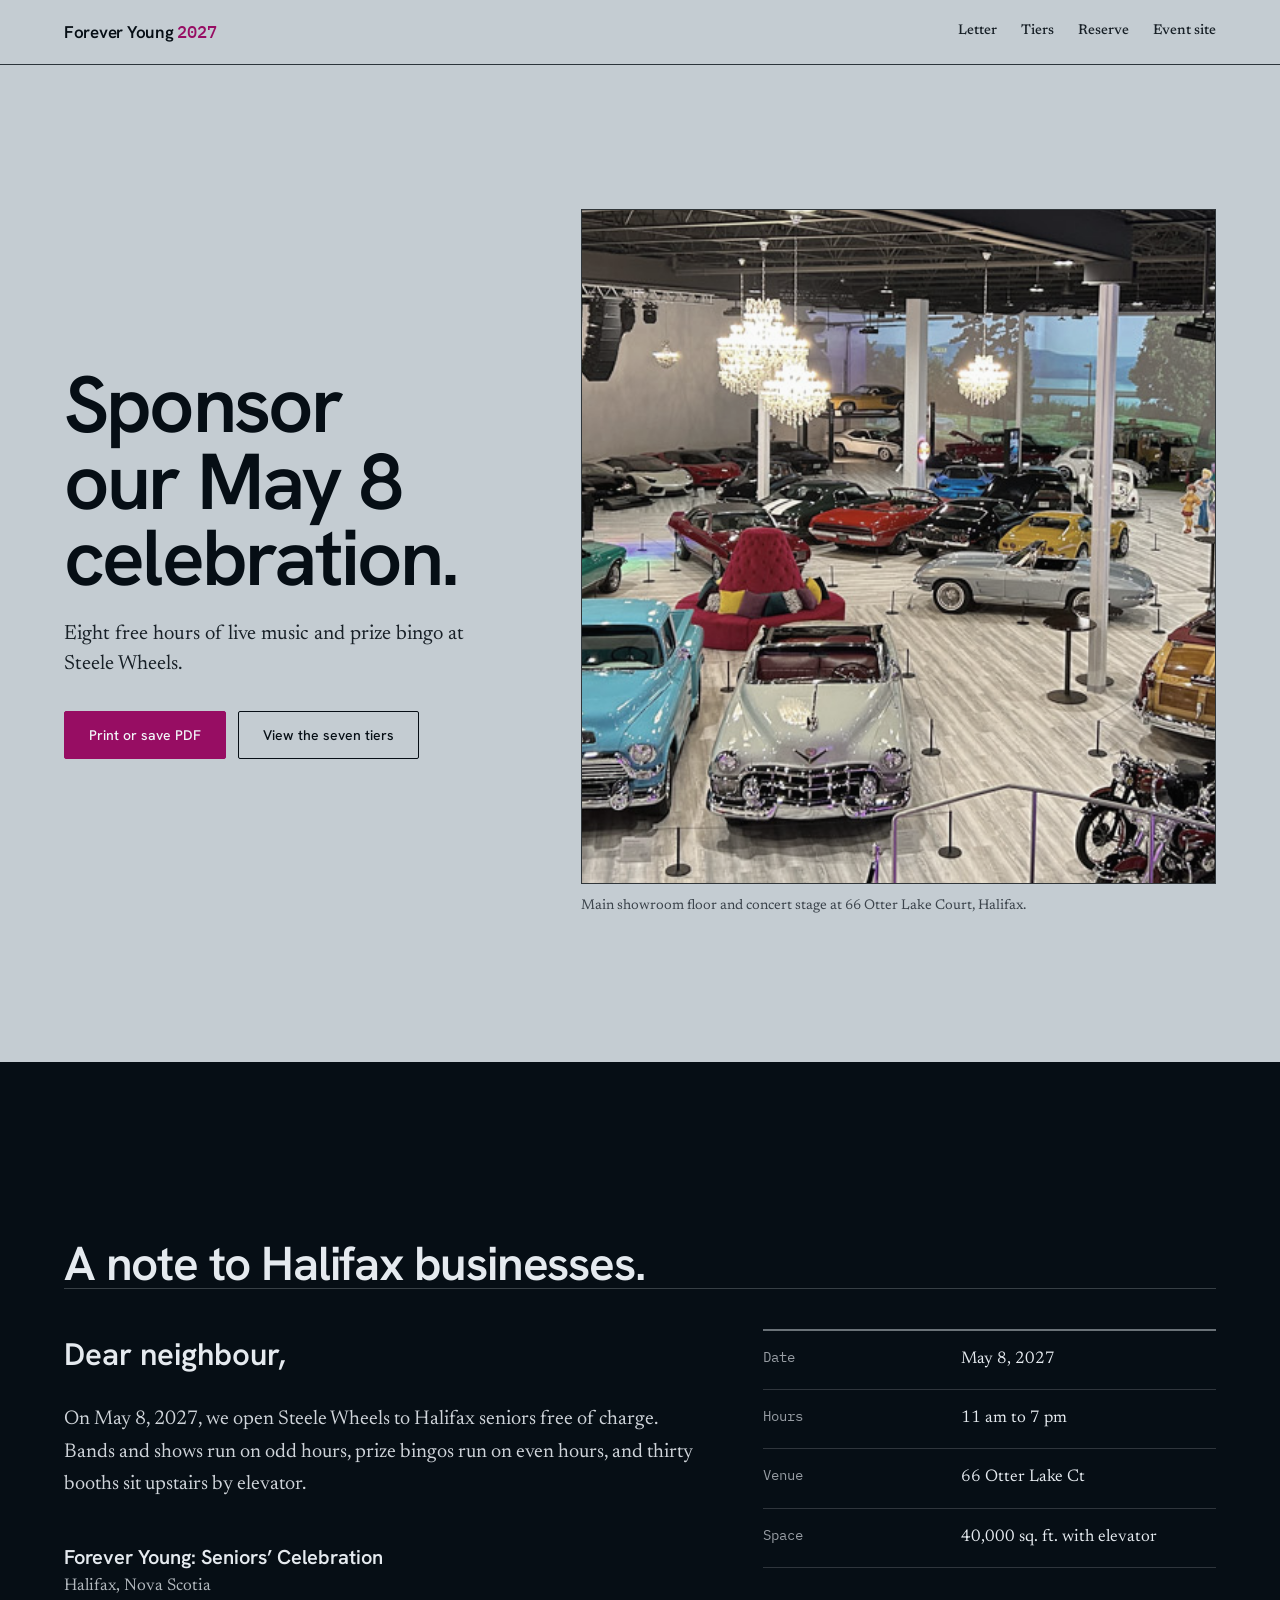
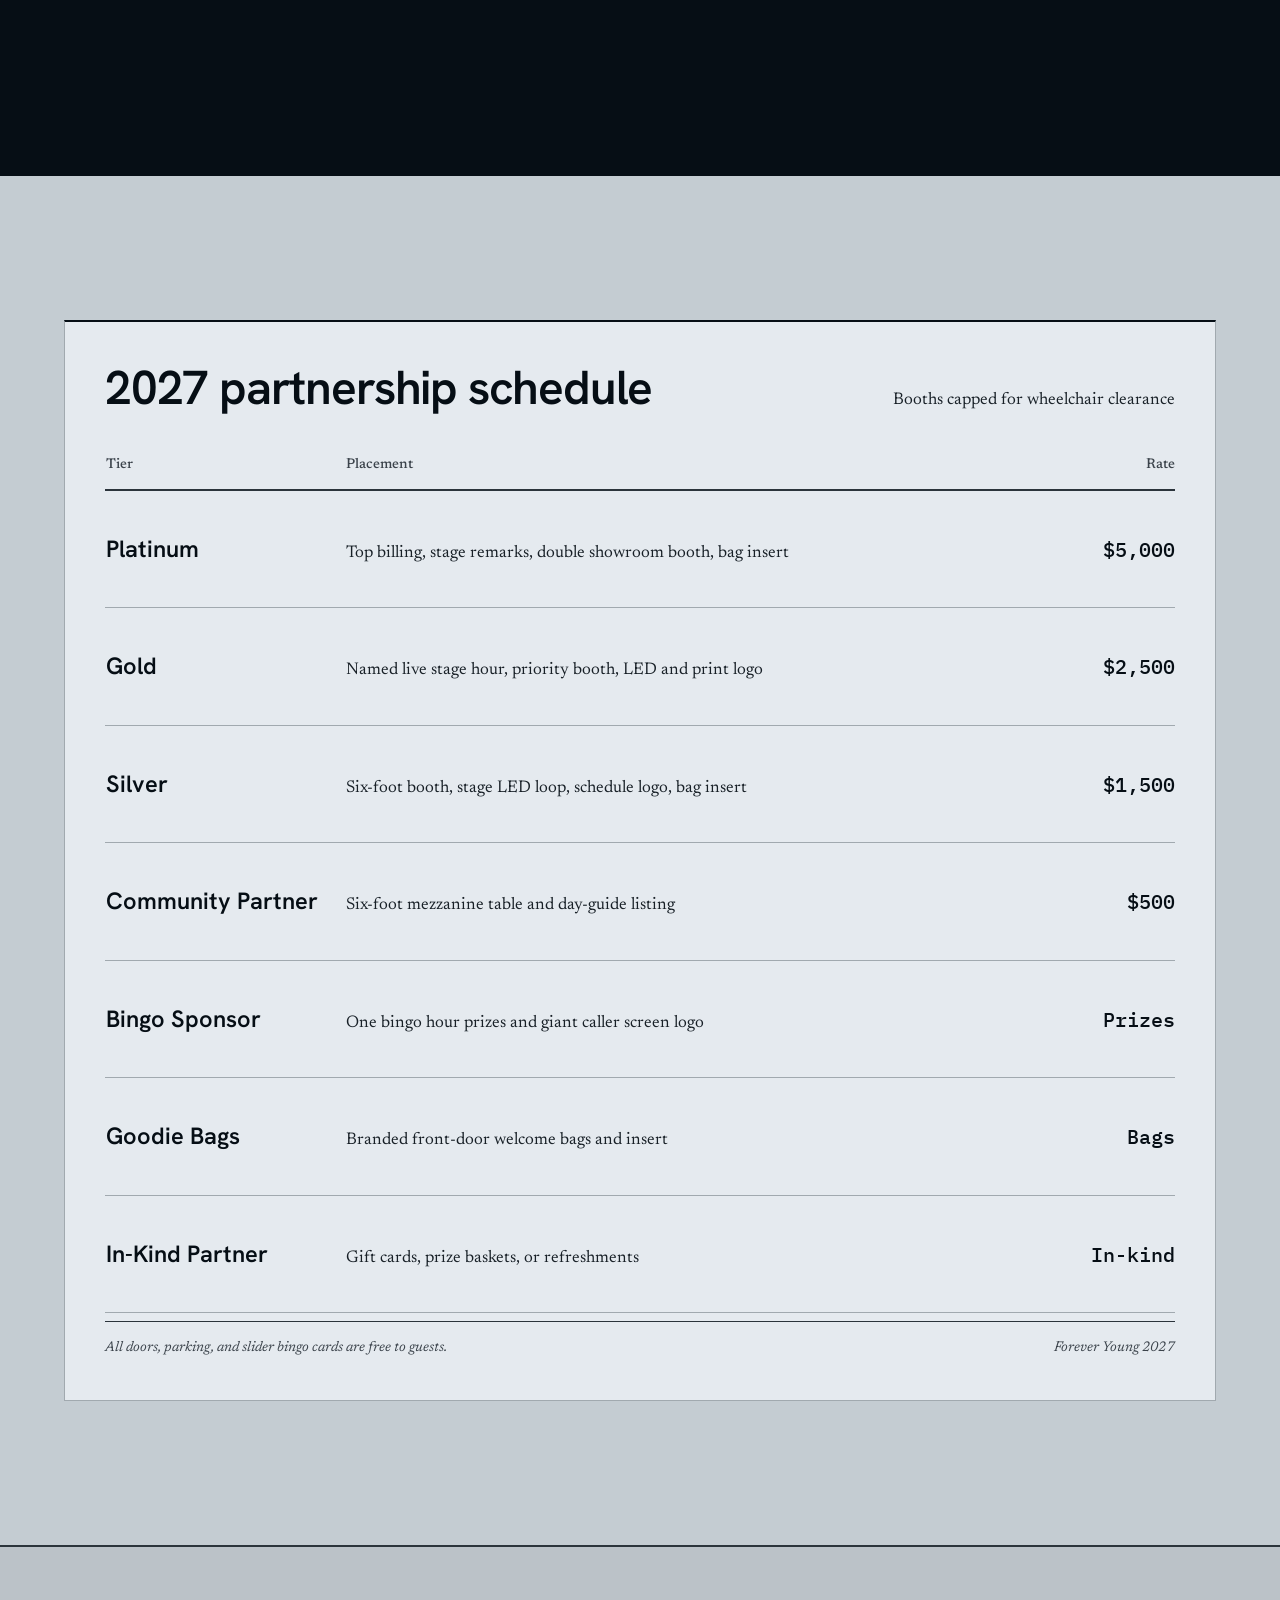
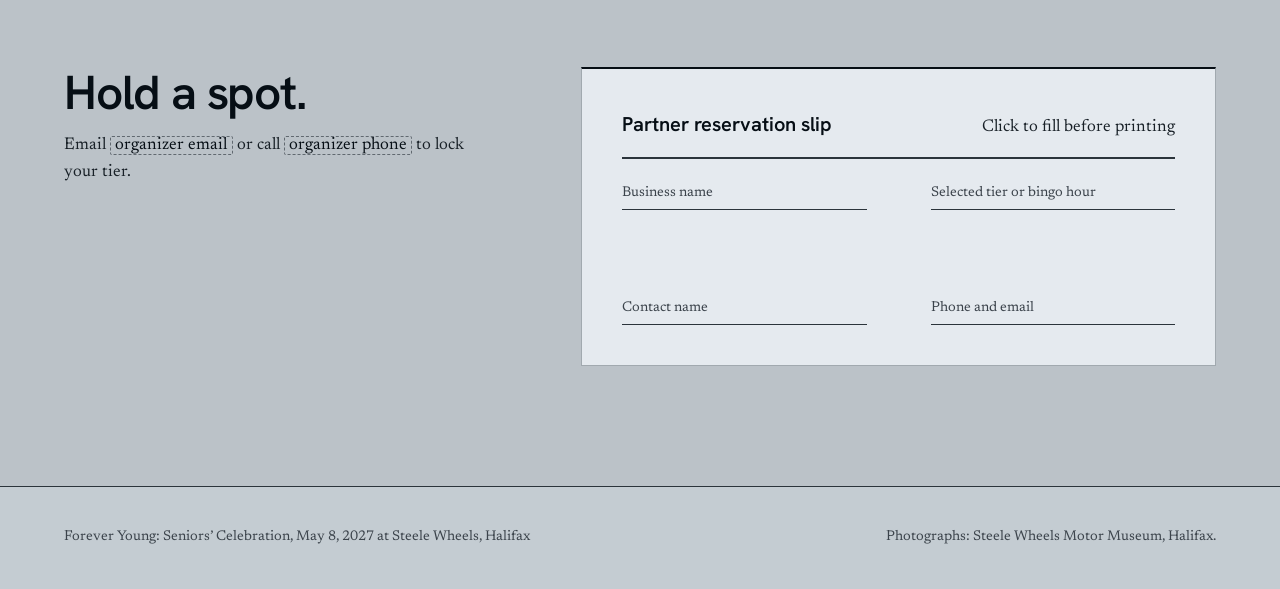
<file: sponsorship.html>
<!DOCTYPE html>
<html lang="en">
<head>
  <meta charset="UTF-8">
  <meta name="viewport" content="width=device-width, initial-scale=1.0">
  <title>Sponsorship Prospectus, Forever Young: Seniors’ Celebration</title>
  <meta name="description" content="Partnership tiers and sponsorship letter for Forever Young: Seniors’ Celebration on May 8, 2027 at Steele Wheels Motor Museum in Halifax.">
  <link rel="preconnect" href="https://fonts.googleapis.com">
  <link rel="preconnect" href="https://fonts.gstatic.com" crossorigin>
  <link href="https://fonts.googleapis.com/css2?family=Hanken+Grotesk:wght@500;600&family=IBM+Plex+Mono:wght@400;500&family=Newsreader:ital,opsz,wght@0,6..72,400;0,6..72,500;1,6..72,400&display=swap" rel="stylesheet">
  <link rel="stylesheet" href="sponsorship.css">
</head>
<body>
  <header class="site-nav">
    <div class="container nav-inner">
      <a href="index.html" class="wordmark">Forever Young <span>2027</span></a>

      <nav class="nav-links" aria-label="Prospectus sections">
        <a href="#letter">Letter</a>
        <a href="#tiers">Tiers</a>
        <a href="#reserve">Reserve</a>
        <a href="index.html">Event site</a>
      </nav>
    </div>
  </header>

  <main>
    <section class="hero">
      <div class="container hero-grid">
        <div class="hero-copy">
          <h1>Sponsor our May 8 celebration.</h1>
          <p class="lead">Eight free hours of live music and prize bingo at Steele Wheels.</p>
          <div class="hero-actions">
            <button type="button" class="btn btn--primary" onclick="window.print()">Print or save PDF</button>
            <a href="#tiers" class="btn">View the seven tiers</a>
          </div>
        </div>

        <figure class="hero-figure">
          <div class="hero-photo" data-slot="hero" data-alt="Main showroom floor, chandeliers, concert stage, and classic car collection at Steele Wheels Motor Museum in Halifax">
            <img
              src="images/steele-wheels-showroom.jpg"
              width="828"
              height="466"
              alt="Classic convertibles, chandeliers, and main stage inside Steele Wheels Motor Museum in Halifax"
              fetchpriority="high"
            >
          </div>
          <figcaption class="caption">Main showroom floor and concert stage at 66 Otter Lake Court, Halifax.</figcaption>
        </figure>
      </div>
    </section>

    <section id="letter" class="band-ink">
      <div class="container">
        <h2>A note to Halifax businesses.</h2>

        <div class="letter-split">
          <div class="letter-prose">
            <p class="letter-salutation">Dear neighbour,</p>

            <p>
              On May 8, 2027, we open Steele Wheels to Halifax seniors free of charge. Bands and shows run on odd hours, prize bingos run on even hours, and thirty booths sit upstairs by elevator.
            </p>

            <div class="letter-signoff">
              <strong>Forever Young: Seniors’ Celebration</strong>
              Halifax, Nova Scotia
            </div>
          </div>

          <dl class="spec-ledger">
            <div>
              <dt>Date</dt>
              <dd>May 8, 2027</dd>
            </div>
            <div>
              <dt>Hours</dt>
              <dd>11 am to 7 pm</dd>
            </div>
            <div>
              <dt>Venue</dt>
              <dd>66 Otter Lake Ct</dd>
            </div>
            <div>
              <dt>Space</dt>
              <dd>40,000 sq. ft. with elevator</dd>
            </div>
          </dl>
        </div>
      </div>
    </section>

    <section id="tiers" class="section-tiers">
      <div class="container">
        <div class="sheet">
          <div class="tiers-head">
            <h2>2027 partnership schedule</h2>
            <span class="sheet-date">Booths capped for wheelchair clearance</span>
          </div>

          <table class="scope-table">
            <thead>
              <tr>
                <th scope="col">Tier</th>
                <th scope="col">Placement</th>
                <th scope="col" class="num">Rate</th>
              </tr>
            </thead>
            <tbody>
              <tr>
                <td class="name">Platinum</td>
                <td>Top billing, stage remarks, double showroom booth, bag insert</td>
                <td class="num">$5,000</td>
              </tr>
              <tr>
                <td class="name">Gold</td>
                <td>Named live stage hour, priority booth, LED and print logo</td>
                <td class="num">$2,500</td>
              </tr>
              <tr>
                <td class="name">Silver</td>
                <td>Six-foot booth, stage LED loop, schedule logo, bag insert</td>
                <td class="num">$1,500</td>
              </tr>
              <tr>
                <td class="name">Community Partner</td>
                <td>Six-foot mezzanine table and day-guide listing</td>
                <td class="num">$500</td>
              </tr>
              <tr>
                <td class="name">Bingo Sponsor</td>
                <td>One bingo hour prizes and giant caller screen logo</td>
                <td class="num">Prizes</td>
              </tr>
              <tr>
                <td class="name">Goodie Bags</td>
                <td>Branded front-door welcome bags and insert</td>
                <td class="num">Bags</td>
              </tr>
              <tr>
                <td class="name">In-Kind Partner</td>
                <td>Gift cards, prize baskets, or refreshments</td>
                <td class="num">In-kind</td>
              </tr>
            </tbody>
          </table>

          <div class="sheet-foot">
            <span>All doors, parking, and slider bingo cards are free to guests.</span>
            <span>Forever Young 2027</span>
          </div>
        </div>
      </div>
    </section>

    <section id="reserve" class="section-close">
      <div class="container close-split">
        <div class="close-copy">
          <h2>Hold a spot.</h2>
          <p>
            Email <span class="fill" data-fill="contact-email">organizer email</span> or call <span class="fill" data-fill="contact-phone">organizer phone</span> to lock your tier.
          </p>
        </div>

        <div class="sheet" contenteditable="true" spellcheck="false" aria-label="Printable reservation slip">
          <div class="sheet-head">
            <strong>Partner reservation slip</strong>
            <span class="sheet-date">Click to fill before printing</span>
          </div>
          <div class="pledge-lines">
            <div class="ruled-blank">Business name</div>
            <div class="ruled-blank">Selected tier or bingo hour</div>
            <div class="ruled-blank">Contact name</div>
            <div class="ruled-blank">Phone and email</div>
          </div>
        </div>
      </div>
    </section>
  </main>

  <footer class="colophon">
    <div class="container colophon-row">
      <span>Forever Young: Seniors’ Celebration, May 8, 2027 at Steele Wheels, Halifax</span>
      <span data-credits>Photographs: Steele Wheels Motor Museum, Halifax.</span>
    </div>
  </footer>

  <script>
    window.hallmarkSlots = (m) => {
      for (const [k, v] of Object.entries(m)) {
        const s = document.querySelector(`[data-slot="${k}"]`);
        if (!s) continue;
        const im = new Image();
        im.src = typeof v === "string" ? v : v.src;
        im.alt = (typeof v === "object" && v.alt) || s.dataset.alt || "";
        s.querySelectorAll(":scope > img").forEach((o) => o.remove());
        s.prepend(im);
      }
    };
    document.querySelectorAll("[data-slot] img").forEach((i) => {
      if (i.complete && !i.naturalWidth) i.remove();
      else i.addEventListener("error", () => i.remove(), { once: true });
    });
  </script>
</body>
</html>
</file>
<file: page-v4.css>
/* Hallmark · shape: Showbill · genre: atmospheric · theme: custom · job: attend · idea: "An eight-hour motor-hall showbill alternating live sets on odd hours with sixty-minute free bingos on even hours" · vibe: "sleek dark Halifax concert showbill"
 * paper: oklch(13.5% 0.01 35) · accent: oklch(57% 0.215 25) · display: Clash Display · body: Switzer · hero: Stage, head on 5fr beside real Steele Wheels showroom photograph on 7fr with overlapping live day-bill plate · nav: edge-aligned wordmark, links and quiet action · footer: mast wordmark over colophon links · imagery: photographs, venue 3 · signature: real Steele Wheels showroom and stage anchored by the eight-hour alternating bill plate
 * axes: dark/grotesk-heavy/warm · posture: restrained · contrast: pass · fold: pass · v2.0.0 */
/* Hallmark · pre-emit critique: P5 H5 E5 S5 R5 V5 · weakest: R, cut decorative status badges and fourth photo frame to keep focus on the real showroom and hourly bill */
@import url("./tokens.css");
@import url("./base.css");

/* Navigation */
.site-header {
  position: sticky;
  top: 0;
  z-index: var(--z-sticky-nav);
  background: color-mix(in oklab, var(--color-paper) 88%, transparent);
  backdrop-filter: blur(14px);
  -webkit-backdrop-filter: blur(14px);
  border-bottom: var(--rule-hair) solid var(--color-rule);
}

.nav-row {
  display: flex;
  align-items: center;
  justify-content: space-between;
  min-height: var(--space-2xl);
  gap: var(--space-lg);
}

.wordmark {
  font-family: var(--font-outlier);
  font-weight: 700;
  font-size: var(--text-xl);
  letter-spacing: 0.02em;
  text-decoration: none;
  color: var(--color-ink);
  white-space: nowrap;
}

.nav-links {
  display: flex;
  align-items: center;
  gap: var(--space-lg);
}

.nav-links a {
  font-size: var(--text-sm);
  font-weight: 500;
  color: var(--color-ink-2);
  text-decoration: none;
  padding-block: var(--space-xs);
  transition: color var(--dur-micro) var(--ease-out);
}

.nav-links a:hover {
  color: var(--color-ink);
}

.nav-controls {
  display: flex;
  align-items: center;
  gap: var(--space-sm);
}

/* Controls — all eight states */
.btn {
  display: inline-flex;
  align-items: center;
  justify-content: center;
  gap: var(--space-xs);
  min-height: 48px;
  padding: 0 var(--space-lg);
  border: var(--rule-hair) solid var(--color-accent);
  border-radius: var(--radius-pill);
  background: var(--color-accent);
  color: var(--color-accent-ink);
  font-family: var(--font-body);
  font-size: var(--text-md);
  font-weight: 500;
  line-height: 1;
  white-space: nowrap;
  text-decoration: none;
  cursor: pointer;
  transition: background-color var(--dur-short) var(--ease-out), transform var(--dur-micro) var(--ease-out);
}

.btn:hover {
  background: var(--color-accent-deep);
}

.btn:active {
  transform: translateY(1px);
}

.btn:focus-visible {
  outline: 2px solid var(--color-focus);
  outline-offset: 2px;
}

.btn:disabled,
.btn[aria-disabled="true"] {
  opacity: 0.55;
  cursor: not-allowed;
  transform: none;
}

.btn[aria-busy="true"] {
  cursor: progress;
}

.btn--quiet {
  background: transparent;
  color: var(--color-ink);
  border-color: var(--color-rule);
}

.btn--quiet:hover {
  background: var(--color-paper-2);
}

.btn--nav {
  min-height: 44px;
  padding: 0 var(--space-md);
  font-size: var(--text-sm);
}

@media (prefers-reduced-motion: reduce) {
  .btn,
  .nav-links a {
    transition: none;
  }
}

/* Stage Hero */
.hero {
  min-height: calc(100svh - var(--space-2xl));
  display: flex;
  align-items: center;
  padding-block: var(--space-3xl);
}

.hero-stage {
  display: grid;
  grid-template-columns: minmax(0, 5fr) minmax(0, 7fr);
  gap: var(--space-2xl);
  align-items: center;
}

.hero-copy {
  display: flex;
  flex-direction: column;
  gap: var(--space-lg);
}

.hero-copy h1 {
  font-size: var(--text-display);
  line-height: 1.0;
  max-width: 13ch;
}

.lead {
  font-size: var(--text-lead);
  line-height: 1.48;
  color: var(--color-ink-2);
  max-width: 40ch;
}

.hero-actions {
  display: flex;
  flex-wrap: wrap;
  align-items: center;
  gap: var(--space-sm);
  padding-top: var(--space-2xs);
}

.hero-visual {
  position: relative;
  min-width: 0;
}

.hero-photo {
  aspect-ratio: 16 / 11;
  min-height: 600px;
  margin: 0;
  border-radius: min(1.5vw, var(--radius-card));
}

.hero-photo > img {
  outline: var(--rule-hair) solid color-mix(in oklab, var(--color-ink) 10%, transparent);
  outline-offset: -1px;
}

.bill-plate {
  position: relative;
  z-index: var(--z-raised);
  margin-top: var(--space-md);
  padding: var(--space-lg);
  background: var(--color-paper-2);
  color: var(--color-ink);
  border: var(--rule-hair) solid var(--color-rule);
  border-radius: var(--radius-well);
  display: grid;
  grid-template-columns: repeat(3, minmax(0, 1fr));
  gap: var(--space-lg);
}

.bill-plate div {
  min-width: 0;
}

.bill-plate dt {
  font-size: var(--text-sm);
  font-weight: 500;
  color: var(--color-muted);
  margin-bottom: var(--space-3xs);
}

.bill-plate dd {
  margin: 0;
  font-family: var(--font-display);
  font-size: var(--text-lg);
  font-weight: 600;
  color: var(--color-ink);
  line-height: 1.2;
}

/* Band — Statement and Real Figures */
.band-figures {
  background: var(--color-paper-2);
  color: var(--color-ink);
  padding-block: var(--section-gap-s);
  border-block: var(--rule-hair) solid var(--color-rule);
}

.statement-line {
  font-family: var(--font-display);
  font-size: var(--text-display-s);
  font-weight: 600;
  line-height: 1.08;
  color: var(--color-ink);
  max-width: 24ch;
  margin-bottom: var(--space-2xl);
}

.stats {
  display: grid;
  grid-template-columns: repeat(3, minmax(0, 1fr));
  padding-top: var(--space-xl);
  border-top: var(--rule-hair) solid var(--color-rule);
}

.stats > div {
  padding-inline: var(--space-xl);
  border-left: var(--rule-hair) solid var(--color-rule);
  min-width: 0;
}

.stats > div:first-child {
  padding-left: 0;
  border-left: 0;
}

.stats > div:last-child {
  padding-right: 0;
}

.stats b {
  display: block;
  font-family: var(--font-display);
  font-weight: 600;
  font-size: var(--text-3xl);
  line-height: 1.05;
  color: var(--color-ink);
  font-variant-numeric: tabular-nums;
  margin-bottom: var(--space-xs);
}

.stats span {
  display: block;
  font-size: var(--text-md);
  color: var(--color-ink-2);
  max-width: 32ch;
}

/* Split — Inside Steele Wheels */
.section-venue {
  padding-block: var(--section-gap);
}

.venue-split {
  display: grid;
  grid-template-columns: minmax(0, 5fr) minmax(0, 7fr);
  gap: var(--space-2xl);
  align-items: center;
}

.venue-copy {
  display: flex;
  flex-direction: column;
  gap: var(--space-lg);
}

.venue-copy h2 {
  font-size: var(--text-section);
  line-height: 1.06;
  max-width: 18ch;
}

.venue-copy p {
  color: var(--color-ink-2);
}

.venue-facts {
  margin: var(--space-sm) 0 0;
  border-top: var(--rule-hair) solid var(--color-rule);
}

.venue-facts > div {
  display: grid;
  grid-template-columns: minmax(0, 5fr) minmax(0, 7fr);
  gap: var(--space-md);
  padding-block: var(--space-md);
  border-bottom: var(--rule-hair) solid var(--color-rule);
}

.venue-facts dt {
  font-weight: 600;
  color: var(--color-ink);
}

.venue-facts dd {
  margin: 0;
  color: var(--color-ink-2);
}

.venue-gallery {
  display: grid;
  grid-template-columns: minmax(0, 7fr) minmax(0, 5fr);
  gap: var(--space-lg);
  align-items: start;
}

.venue-figure {
  margin: 0;
  min-width: 0;
}

.photo-slot {
  aspect-ratio: 4 / 3;
  min-height: 300px;
  margin: 0;
  border-radius: min(1.2vw, var(--radius-card));
}

.photo-slot--tall {
  aspect-ratio: 4 / 5;
  min-height: 360px;
}

.photo-slot > img {
  outline: var(--rule-hair) solid color-mix(in oklab, var(--color-ink) 10%, transparent);
  outline-offset: -1px;
}

.caption {
  margin-top: var(--space-sm);
  font-size: var(--text-sm);
  color: var(--color-muted);
}

/* Schedule Section — Full-Width Timetable with Segmented Radio Filter */
.section-schedule {
  padding-block: var(--section-gap-l);
  border-top: var(--rule-hair) solid var(--color-rule);
}

.schedule-head {
  display: flex;
  flex-wrap: wrap;
  justify-content: space-between;
  align-items: flex-end;
  gap: var(--space-xl);
  margin-bottom: var(--space-2xl);
}

.schedule-head-copy {
  display: flex;
  flex-direction: column;
  gap: var(--space-md);
}

.schedule-head-copy h2 {
  font-size: var(--text-section);
  line-height: 1.06;
}

.seg {
  display: inline-flex;
  border: 0;
  padding: 0;
  margin: 0;
  gap: var(--space-xs);
  flex-wrap: wrap;
}

.seg input {
  position: absolute;
  opacity: 0;
  width: 1px;
  height: 1px;
}

.seg label {
  display: inline-flex;
  align-items: center;
  min-height: 44px;
  padding: 0 var(--space-md);
  border: var(--rule-hair) solid var(--color-rule);
  border-radius: var(--radius-pill);
  font-size: var(--text-sm);
  font-weight: 500;
  color: var(--color-ink-2);
  cursor: pointer;
  transition: background-color var(--dur-micro) var(--ease-out), color var(--dur-micro) var(--ease-out);
}

.seg label:hover {
  color: var(--color-ink);
  background: var(--color-paper-2);
}

.seg input:checked + label {
  background: var(--color-ink);
  color: var(--color-paper);
  border-color: var(--color-ink);
}

.seg input:focus-visible + label {
  outline: 2px solid var(--color-focus);
  outline-offset: 2px;
}

.bill-table {
  width: 100%;
  border-collapse: collapse;
}

.bill-table th {
  text-align: left;
  font-family: var(--font-body);
  font-size: var(--text-sm);
  font-weight: 500;
  color: var(--color-muted);
  padding-block: 0 var(--space-md);
  padding-right: var(--space-lg);
  border-bottom: var(--rule-hair) solid var(--color-rule);
  white-space: nowrap;
}

.bill-table td {
  padding-block: var(--space-xl);
  padding-right: var(--space-lg);
  border-bottom: var(--rule-hair) solid var(--color-rule);
  vertical-align: baseline;
}

.bill-table td:last-child,
.bill-table th:last-child {
  padding-right: 0;
}

.bill-time {
  font-family: var(--font-display);
  font-weight: 600;
  font-size: var(--text-lg);
  color: var(--color-ink);
  font-variant-numeric: tabular-nums;
  white-space: nowrap;
  width: 13rem;
}

.bill-act {
  font-family: var(--font-display);
  font-weight: 600;
  font-size: var(--text-title);
  color: var(--color-ink);
  width: 22rem;
}

.bill-note {
  color: var(--color-ink-2);
  font-size: var(--text-md);
}

.bill-room {
  color: var(--color-muted);
  font-size: var(--text-sm);
  white-space: nowrap;
  text-align: right;
}

/* Rows — Practical Visit Details */
.section-visit {
  padding-block: var(--section-gap);
  border-top: var(--rule-hair) solid var(--color-rule);
}

.visit-layout {
  display: grid;
  grid-template-columns: minmax(0, 4fr) minmax(0, 8fr);
  gap: var(--space-2xl);
  align-items: start;
}

.visit-intro {
  display: flex;
  flex-direction: column;
  gap: var(--space-md);
}

.visit-intro h2 {
  font-size: var(--text-section);
  line-height: 1.06;
}

.visit-intro p {
  color: var(--color-ink-2);
}

.visit-rows {
  border-top: var(--rule-hair) solid var(--color-rule);
}

.visit-row {
  display: grid;
  grid-template-columns: minmax(0, 4fr) minmax(0, 8fr);
  gap: var(--space-lg);
  padding-block: var(--space-xl);
  border-bottom: var(--rule-hair) solid var(--color-rule);
  align-items: baseline;
}

.visit-row h3 {
  font-size: var(--text-title);
  line-height: 1.2;
}

.visit-row p {
  color: var(--color-ink-2);
}

/* Form Band — Optional RSVP */
.band-rsvp {
  background: var(--color-paper-2);
  color: var(--color-ink);
  padding-block: var(--section-gap-s);
  border-top: var(--rule-hair) solid var(--color-rule);
}

.rsvp-split {
  display: grid;
  grid-template-columns: minmax(0, 5fr) minmax(0, 7fr);
  gap: var(--space-2xl);
  align-items: start;
}

.rsvp-intro {
  display: flex;
  flex-direction: column;
  gap: var(--space-lg);
}

.rsvp-intro h2 {
  font-size: var(--text-section);
  line-height: 1.06;
}

.rsvp-intro p {
  color: var(--color-ink-2);
}

.rsvp-form {
  display: grid;
  gap: var(--space-lg);
}

.field-pair {
  display: grid;
  grid-template-columns: repeat(2, minmax(0, 1fr));
  gap: var(--space-lg);
}

.field {
  display: flex;
  flex-direction: column;
  gap: var(--space-xs);
  min-width: 0;
}

.field label,
.check-fieldset legend {
  font-size: var(--text-sm);
  font-weight: 500;
  color: var(--color-ink);
}

.field input,
.field select {
  min-height: 48px;
  padding: 0 var(--space-md);
  border: var(--rule-hair) solid var(--color-muted);
  border-radius: var(--radius-well);
  background: var(--color-paper);
  color: var(--color-ink);
  outline: 2px solid transparent;
  outline-offset: -3px;
}

.field input::placeholder {
  color: var(--color-muted);
}

.field input:focus-visible,
.field select:focus-visible {
  outline-color: var(--color-focus);
}

.field input[aria-invalid="true"] {
  border-color: var(--color-error);
}

.check-fieldset {
  border: 0;
  padding: 0;
  margin: 0;
  display: grid;
  gap: var(--space-sm);
}

.check-fieldset legend {
  margin-bottom: var(--space-xs);
}

.check-line {
  display: flex;
  align-items: center;
  gap: var(--space-sm);
  font-size: var(--text-md);
  color: var(--color-ink-2);
  cursor: pointer;
}

.check-line input[type="checkbox"] {
  width: 20px;
  height: 20px;
  accent-color: var(--color-accent);
  flex-shrink: 0;
}

.form-status {
  min-height: 1lh;
  font-size: var(--text-sm);
  color: var(--color-ink-2);
}

/* Mast Footer */
.site-footer {
  padding-block: var(--space-3xl) var(--space-2xl);
  border-top: var(--rule-hair) solid var(--color-rule);
}

.footer-mast {
  font-family: var(--font-outlier);
  font-weight: 700;
  font-size: clamp(3rem, 8vw, 6.5rem);
  line-height: 0.95;
  letter-spacing: 0.015em;
  color: var(--color-ink);
  margin-bottom: var(--space-xl);
}

.footer-bottom {
  display: flex;
  flex-wrap: wrap;
  justify-content: space-between;
  align-items: baseline;
  gap: var(--space-lg);
  padding-top: var(--space-lg);
  border-top: var(--rule-hair) solid var(--color-rule);
  font-size: var(--text-sm);
  color: var(--color-muted);
}

.footer-links {
  display: flex;
  flex-wrap: wrap;
  gap: var(--space-lg);
}

.footer-links a {
  color: var(--color-ink-2);
  text-decoration: none;
}

.footer-links a:hover {
  color: var(--color-ink);
  text-decoration: underline;
}

.credits-line {
  width: 100%;
  font-size: var(--text-xs);
  color: var(--color-muted);
  margin-top: var(--space-sm);
}

/* Responsive restacking */
.venue-figure:last-child {
  padding-top: var(--space-xl);
}

@media (max-width: 60rem) {
  .hero {
    min-height: 0;
  }

  .venue-figure:last-child {
    padding-top: 0;
  }

  .nav-links {
    display: none;
  }

  .hero-stage,
  .venue-split,
  .venue-gallery,
  .visit-layout,
  .visit-row,
  .rsvp-split {
    grid-template-columns: minmax(0, 1fr);
  }

  .hero-photo {
    min-height: 0;
  }

  .bill-plate {
    margin-top: var(--space-md);
    margin-inline: 0;
    grid-template-columns: minmax(0, 1fr);
    gap: var(--space-md);
  }

  .stats {
    grid-template-columns: minmax(0, 1fr);
  }

  .stats > div {
    padding-inline: 0;
    padding-block: var(--space-lg);
    border-left: 0;
    border-top: var(--rule-hair) solid var(--color-rule);
  }

  .stats > div:first-child {
    padding-top: 0;
    border-top: 0;
  }

  .photo-slot,
  .photo-slot--tall {
    min-height: 0;
  }

  .bill-table thead {
    display: none;
  }

  .bill-table tr {
    display: grid;
    gap: var(--space-2xs);
    padding-block: var(--space-md);
    border-bottom: var(--rule-hair) solid var(--color-rule);
  }

  .bill-table td {
    padding: 0;
    border-bottom: 0;
    width: auto;
    text-align: left;
  }
}

@media (max-width: 40rem) {
  .field-pair {
    grid-template-columns: minmax(0, 1fr);
  }
}
</file>
<file: sponsorship.css>
/* Hallmark · shape: Workbench · genre: editorial · theme: Almanac (deal manual) · job: hire · draw: manual
 * hero: Stage · nav: edge-aligned wordmark and quiet links over firm rule · footer: colophon · imagery: photographs, venue 1, muted · signature: the Almanac seven-tier sponsorship ledger sheet with tabular mono rates
 * axes: mid/grotesk-sans/chromatic-magenta · posture: restrained · contrast: pass · fold: pass · v2.0.0 */
/* Hallmark · pre-emit critique: P5 H5 E5 S5 R5 V5 · weakest: R, dropped rounded summary boxes and raw bracket strings in favour of Almanac's two-weight ruled ledger sheet */
@import url("./prospectus-tokens.css");
@import url("./prospectus-base.css");

strong, b {
  font-weight: 600;
}

/* Nav */
.site-nav {
  border-bottom: var(--rule-hair) solid var(--color-rule-2);
  background: var(--color-paper);
}

.nav-inner {
  display: flex;
  align-items: center;
  justify-content: space-between;
  min-height: var(--space-2xl);
  gap: var(--space-lg);
}

.wordmark {
  font-family: var(--font-display);
  font-weight: 600;
  font-size: var(--text-md);
  color: var(--color-ink);
  text-decoration: none;
  letter-spacing: -0.015em;
}

.wordmark span {
  color: var(--color-accent);
  font-family: var(--font-outlier);
  font-weight: 500;
}

.nav-links {
  display: flex;
  align-items: center;
  gap: var(--space-lg);
}

.nav-links a {
  font-family: var(--font-body);
  font-size: var(--text-sm);
  font-weight: 500;
  color: var(--color-ink-2);
  text-decoration: none;
}

.nav-links a:hover {
  color: var(--color-ink);
  text-decoration: underline;
}

/* Controls — Almanac square 2px radius, all eight states */
.btn {
  display: inline-flex;
  align-items: center;
  justify-content: center;
  min-height: 48px;
  padding: 0 var(--space-lg);
  border: var(--rule-hair) solid var(--color-ink);
  border-radius: var(--radius-pill);
  background: transparent;
  color: var(--color-ink);
  font-family: var(--font-display);
  font-size: var(--text-sm);
  font-weight: 500;
  line-height: 1;
  text-decoration: none;
  white-space: nowrap;
  cursor: pointer;
  transition: background-color var(--dur-short) var(--ease-out), color var(--dur-short) var(--ease-out);
}

.btn:hover {
  background: var(--color-paper-2);
  text-decoration: none;
}

.btn:active {
  transform: translateY(1px);
}

.btn:focus-visible {
  outline: 2px solid var(--color-focus);
  outline-offset: 2px;
}

.btn:disabled,
.btn[aria-disabled="true"] {
  opacity: 0.55;
  cursor: not-allowed;
  transform: none;
}

.btn--primary {
  background: var(--color-accent);
  border-color: var(--color-accent);
  color: var(--color-accent-ink);
}

.btn--primary:hover {
  background: var(--color-accent-2);
  color: var(--color-accent-ink);
}

@media (prefers-reduced-motion: reduce) {
  .btn {
    transition: none;
  }
}

/* Stage Hero */
.hero {
  padding-block: var(--space-4xl);
}

.hero-grid {
  display: grid;
  grid-template-columns: minmax(0, 5fr) minmax(0, 7fr);
  gap: var(--space-2xl);
  align-items: center;
}

.hero-copy {
  display: flex;
  flex-direction: column;
  gap: var(--space-lg);
}

.hero-actions {
  display: flex;
  flex-wrap: wrap;
  gap: var(--space-sm);
  padding-top: var(--space-xs);
}

.hero-figure {
  margin: 0;
  min-width: 0;
}

.hero-photo {
  height: 675px;
  margin: 0;
}

.hero-photo > img {
  outline: var(--rule-hair) solid var(--color-rule-2);
  outline-offset: -1px;
}

/* The Printed Sheet (--color-sheet) */
.sheet {
  background: var(--color-sheet);
  color: var(--color-ink-2);
  border-top: var(--rule-bar) solid var(--color-ink);
  border-inline: var(--rule-hair) solid var(--color-rule);
  border-bottom: var(--rule-hair) solid var(--color-rule);
  padding: var(--space-xl);
}

.hero .sheet {
  min-height: 660px;
  display: flex;
  flex-direction: column;
  justify-content: space-between;
}

.sheet-head {
  display: flex;
  justify-content: space-between;
  align-items: baseline;
  gap: var(--space-md);
  padding-bottom: var(--space-md);
  border-bottom: var(--rule-bar) solid var(--color-rule-2);
}

.sheet-head strong {
  font-family: var(--font-display);
  font-size: var(--text-lg);
  font-weight: 600;
  color: var(--color-ink);
}

.sheet-date {
  font-family: var(--font-body);
  font-size: var(--text-md);
  color: var(--color-ink-2);
}

.sheet-date b {
  font-family: var(--font-outlier);
  font-weight: 500;
  color: var(--color-accent);
}

.ledger-table {
  width: 100%;
  border-collapse: collapse;
}

.ledger-table th {
  font-family: var(--font-body);
  font-size: var(--text-sm);
  font-weight: 500;
  color: var(--color-muted);
  text-align: left;
  padding-block: var(--space-sm);
  padding-right: var(--space-md);
  border-bottom: var(--rule-hair) solid var(--color-rule-2);
  white-space: nowrap;
}

.ledger-table th.num {
  text-align: right;
  padding-right: 0;
  font-family: var(--font-body);
}

.ledger-table td {
  padding-block: var(--space-md);
  padding-right: var(--space-md);
  border-top: var(--rule-hair) solid var(--color-rule);
  vertical-align: baseline;
  font-size: var(--text-md);
}

.ledger-table td.tier {
  font-family: var(--font-display);
  font-weight: 600;
  color: var(--color-ink);
  white-space: nowrap;
}

.ledger-table td.num {
  text-align: right;
  padding-right: 0;
  font-weight: 500;
  color: var(--color-ink);
  white-space: nowrap;
}

.ledger-table tr.featured td.tier,
.ledger-table tr.featured td.num {
  color: var(--color-accent);
}

.sheet-foot {
  display: flex;
  justify-content: space-between;
  gap: var(--space-md);
  padding-top: var(--space-md);
  margin-top: var(--space-xs);
  border-top: var(--rule-hair) solid var(--color-rule-2);
  font-size: var(--text-sm);
  font-style: italic;
  color: var(--color-muted);
}

/* Ink Band — The Sponsorship Letter */
.band-ink {
  background: var(--color-ink);
  color: var(--color-sheet);
  padding-block: var(--section-gap-l);
}

.band-ink h2,
.band-ink h3 {
  color: var(--color-sheet);
}

.letter-split {
  display: grid;
  grid-template-columns: minmax(0, 7fr) minmax(0, 5fr);
  gap: var(--space-2xl);
  align-items: start;
  padding-top: var(--space-xl);
  border-top: var(--rule-hair) solid color-mix(in oklab, var(--color-sheet) 22%, transparent);
}

.letter-prose {
  display: flex;
  flex-direction: column;
  gap: var(--space-lg);
  font-size: var(--text-lg);
  line-height: 1.62;
  color: color-mix(in oklab, var(--color-sheet) 90%, transparent);
}

.letter-prose p {
  max-width: 58ch;
}

.letter-salutation {
  font-family: var(--font-display);
  font-size: var(--text-2xl);
  font-weight: 600;
  color: var(--color-sheet);
}

.letter-signoff {
  padding-top: var(--space-md);
  font-size: var(--text-md);
  color: color-mix(in oklab, var(--color-sheet) 78%, transparent);
}

.letter-signoff strong {
  display: block;
  font-family: var(--font-display);
  font-size: var(--text-lg);
  color: var(--color-sheet);
}

.spec-ledger {
  margin: 0;
  border-top: var(--rule-bar) solid color-mix(in oklab, var(--color-sheet) 45%, transparent);
}

.spec-ledger > div {
  display: grid;
  grid-template-columns: minmax(0, 5fr) minmax(0, 7fr);
  gap: var(--space-md);
  padding-block: var(--space-md);
  border-bottom: var(--rule-hair) solid color-mix(in oklab, var(--color-sheet) 18%, transparent);
}

.spec-ledger dt {
  font-family: var(--font-outlier);
  font-size: var(--text-sm);
  color: color-mix(in oklab, var(--color-sheet) 65%, transparent);
}

.spec-ledger dd {
  margin: 0;
  font-size: var(--text-md);
  color: var(--color-sheet);
}

/* Venue Showcase & Full Tier Scope */
.section-tiers {
  padding-block: var(--section-gap);
}

.venue-split {
  display: grid;
  grid-template-columns: minmax(0, 5fr) minmax(0, 7fr);
  gap: var(--space-2xl);
  align-items: center;
  margin-bottom: var(--section-gap-s);
}

.venue-copy {
  display: flex;
  flex-direction: column;
  gap: var(--space-md);
}

.venue-photo {
  aspect-ratio: 16 / 10;
  min-height: 380px;
  margin: 0;
}

.venue-photo > img {
  outline: var(--rule-hair) solid var(--color-rule-2);
  outline-offset: -1px;
}

.caption {
  margin-top: var(--space-sm);
  font-size: var(--text-sm);
  color: var(--color-muted);
}

/* Detailed Entitlements Table on Sheet */
.tiers-head {
  display: flex;
  justify-content: space-between;
  align-items: baseline;
  gap: var(--space-lg);
  margin-bottom: var(--space-xl);
}

.scope-table {
  width: 100%;
  border-collapse: collapse;
}

.scope-table th {
  font-family: var(--font-body);
  font-size: var(--text-sm);
  font-weight: 500;
  color: var(--color-muted);
  text-align: left;
  padding-block: 0 var(--space-sm);
  padding-right: var(--space-lg);
  border-bottom: var(--rule-bar) solid var(--color-rule-2);
}

.scope-table th.num {
  text-align: right;
  padding-right: 0;
  font-family: var(--font-body);
}

.scope-table td {
  padding-block: var(--space-xl);
  padding-right: var(--space-lg);
  border-bottom: var(--rule-hair) solid var(--color-rule);
  vertical-align: baseline;
}

.scope-table td.name {
  font-family: var(--font-display);
  font-weight: 600;
  font-size: var(--text-title);
  font-variant-numeric: tabular-nums;
  color: var(--color-ink);
  width: 15rem;
}

.scope-table td.num {
  text-align: right;
  padding-right: 0;
  font-size: var(--text-lg);
  font-weight: 500;
  color: var(--color-ink);
  white-space: nowrap;
  width: 9rem;
}

/* Closing Commitment Band */
.section-close {
  background: var(--color-paper-2);
  color: var(--color-ink-2);
  padding-block: var(--section-gap-s);
  border-top: var(--rule-bar) solid var(--color-rule-2);
}

.close-split {
  display: grid;
  grid-template-columns: minmax(0, 5fr) minmax(0, 7fr);
  gap: var(--space-2xl);
  align-items: start;
}

.close-copy {
  display: flex;
  flex-direction: column;
  gap: var(--space-md);
}

.fill {
  padding: 0 0.25em;
  border: 1px dashed color-mix(in oklch, var(--color-muted) 70%, transparent);
  border-radius: 2px;
  color: var(--color-ink);
}

.pledge-lines {
  display: grid;
  grid-template-columns: repeat(2, minmax(0, 1fr));
  gap: var(--space-2xl);
}

.ruled-blank {
  padding-top: var(--space-lg);
  border-bottom: var(--rule-hair) solid var(--color-rule-2);
  padding-bottom: var(--space-2xs);
  font-size: var(--text-sm);
  color: var(--color-muted);
}

/* Colophon Footer */
.colophon {
  padding-block: var(--space-xl);
  border-top: var(--rule-hair) solid var(--color-rule-2);
  font-size: var(--text-sm);
  color: var(--color-muted);
}

.colophon-row {
  display: flex;
  flex-wrap: wrap;
  justify-content: space-between;
  gap: var(--space-md);
}

@media (max-width: 60rem) {
  .hero {
    min-height: 0;
  }

  .hero-photo {
    height: auto;
    aspect-ratio: 16 / 10;
  }

  .nav-links {
    display: none;
  }

  .hero-grid,
  .letter-split,
  .venue-split,
  .close-split {
    grid-template-columns: minmax(0, 1fr);
  }

  .venue-photo {
    min-height: 0;
  }

  .scope-table thead {
    display: none;
  }

  .scope-table tr {
    display: grid;
    gap: var(--space-2xs);
    padding-block: var(--space-md);
    border-bottom: var(--rule-hair) solid var(--color-rule);
  }

  .scope-table td,
  .scope-table td.num {
    padding: 0;
    border: 0;
    width: auto;
    text-align: left;
  }
}

@media (max-width: 40rem) {
  .pledge-lines {
    grid-template-columns: minmax(0, 1fr);
    gap: var(--space-md);
  }

  .sheet {
    padding: var(--space-md);
  }

  .ledger-table thead {
    display: none;
  }

  .ledger-table tr {
    display: grid;
    gap: var(--space-3xs);
    padding-block: var(--space-sm);
    border-top: var(--rule-hair) solid var(--color-rule);
  }

  .ledger-table td,
  .ledger-table td.num {
    padding: 0;
    border: 0;
    text-align: left;
    white-space: normal;
  }
}

@media print {
  :root {
    --color-paper: oklch(98.5% 0.005 245);
    --color-paper-2: oklch(96% 0.006 245);
    --color-sheet: oklch(99.2% 0.005 245);
    --gutter: var(--space-lg);
    --section-gap-s: var(--space-xl);
    --section-gap: var(--space-xl);
  }

  .site-nav,
  .hero-actions {
    display: none !important;
  }

  .hero {
    min-height: 0;
    padding-block: var(--space-md);
  }

  .band-ink {
    background: var(--color-sheet);
    color: var(--color-ink);
    border-block: 2px solid var(--color-ink);
    page-break-after: always;
  }

  .band-ink h2,
  .band-ink .letter-salutation,
  .band-ink .letter-prose,
  .band-ink .letter-signoff strong,
  .band-ink .spec-ledger dd {
    color: var(--color-ink);
  }

  .band-ink .spec-ledger dt,
  .band-ink .letter-signoff {
    color: var(--color-muted);
  }
}
</file>
